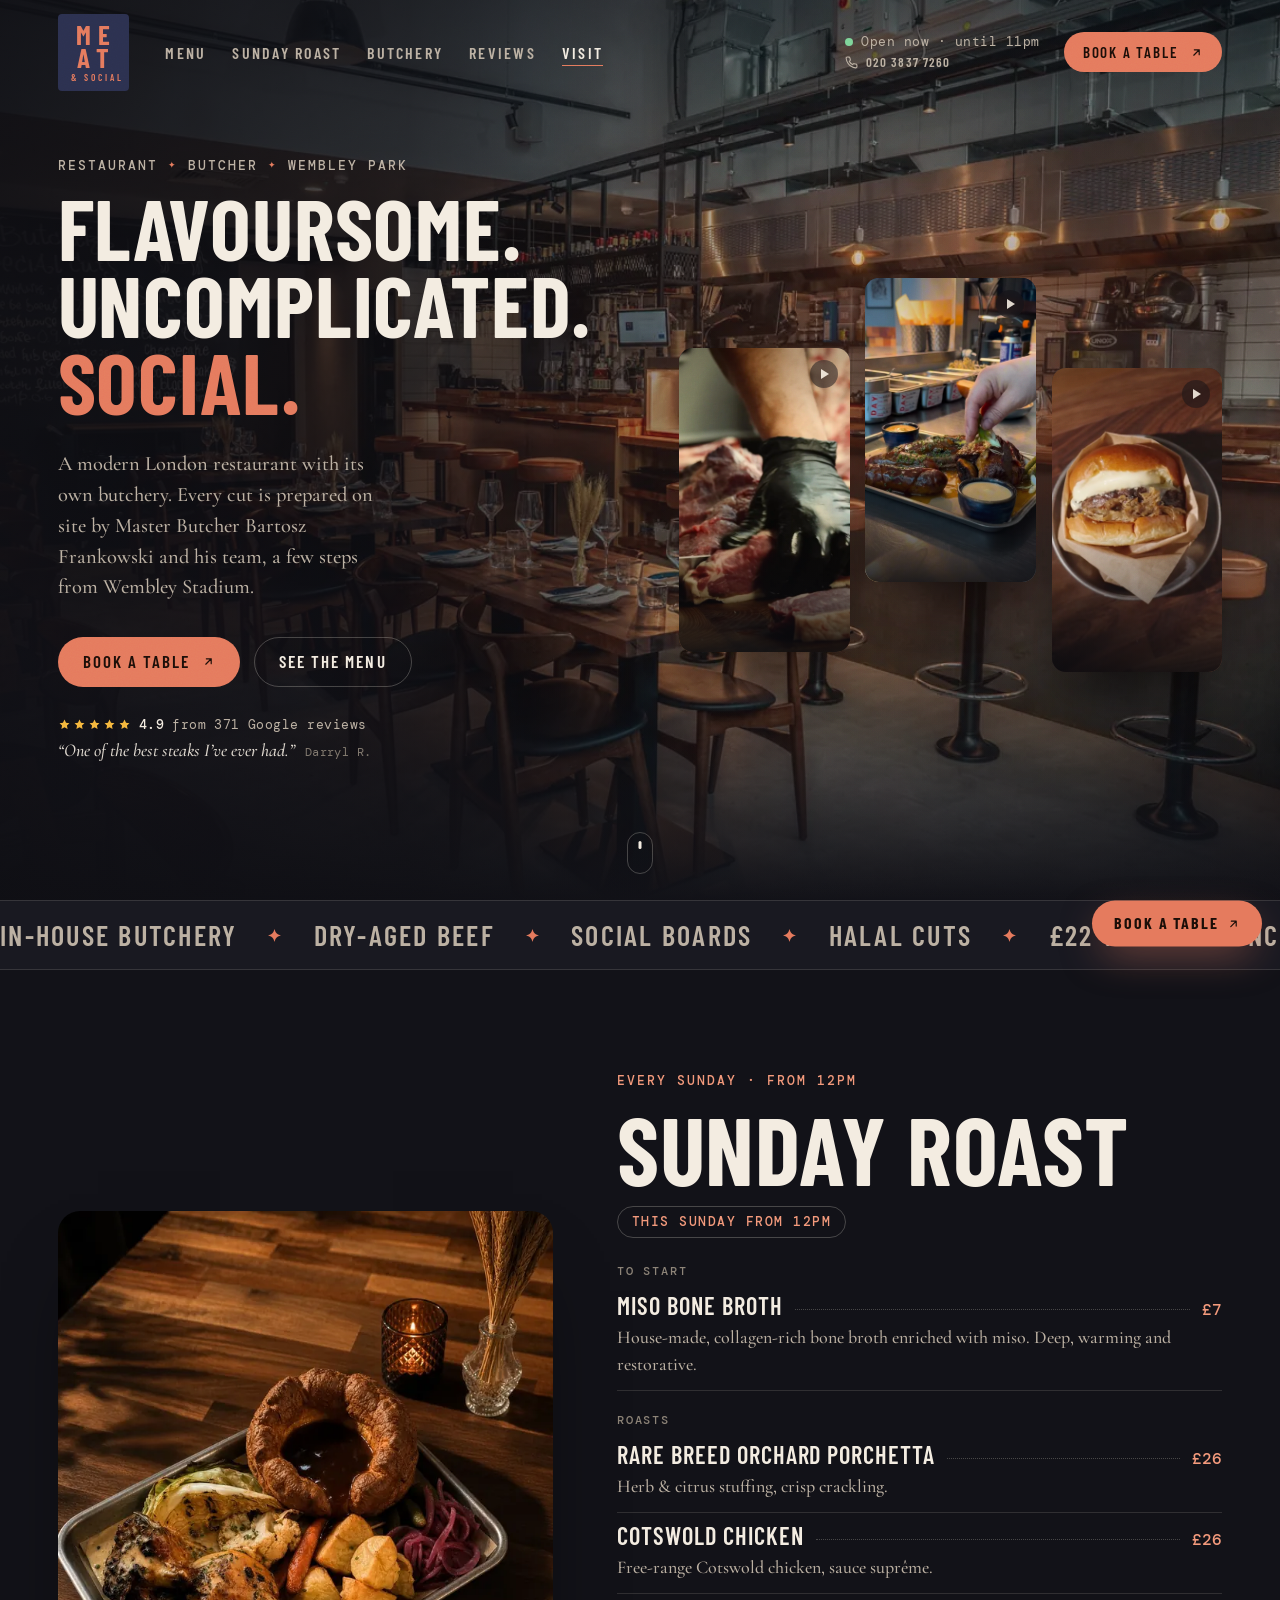
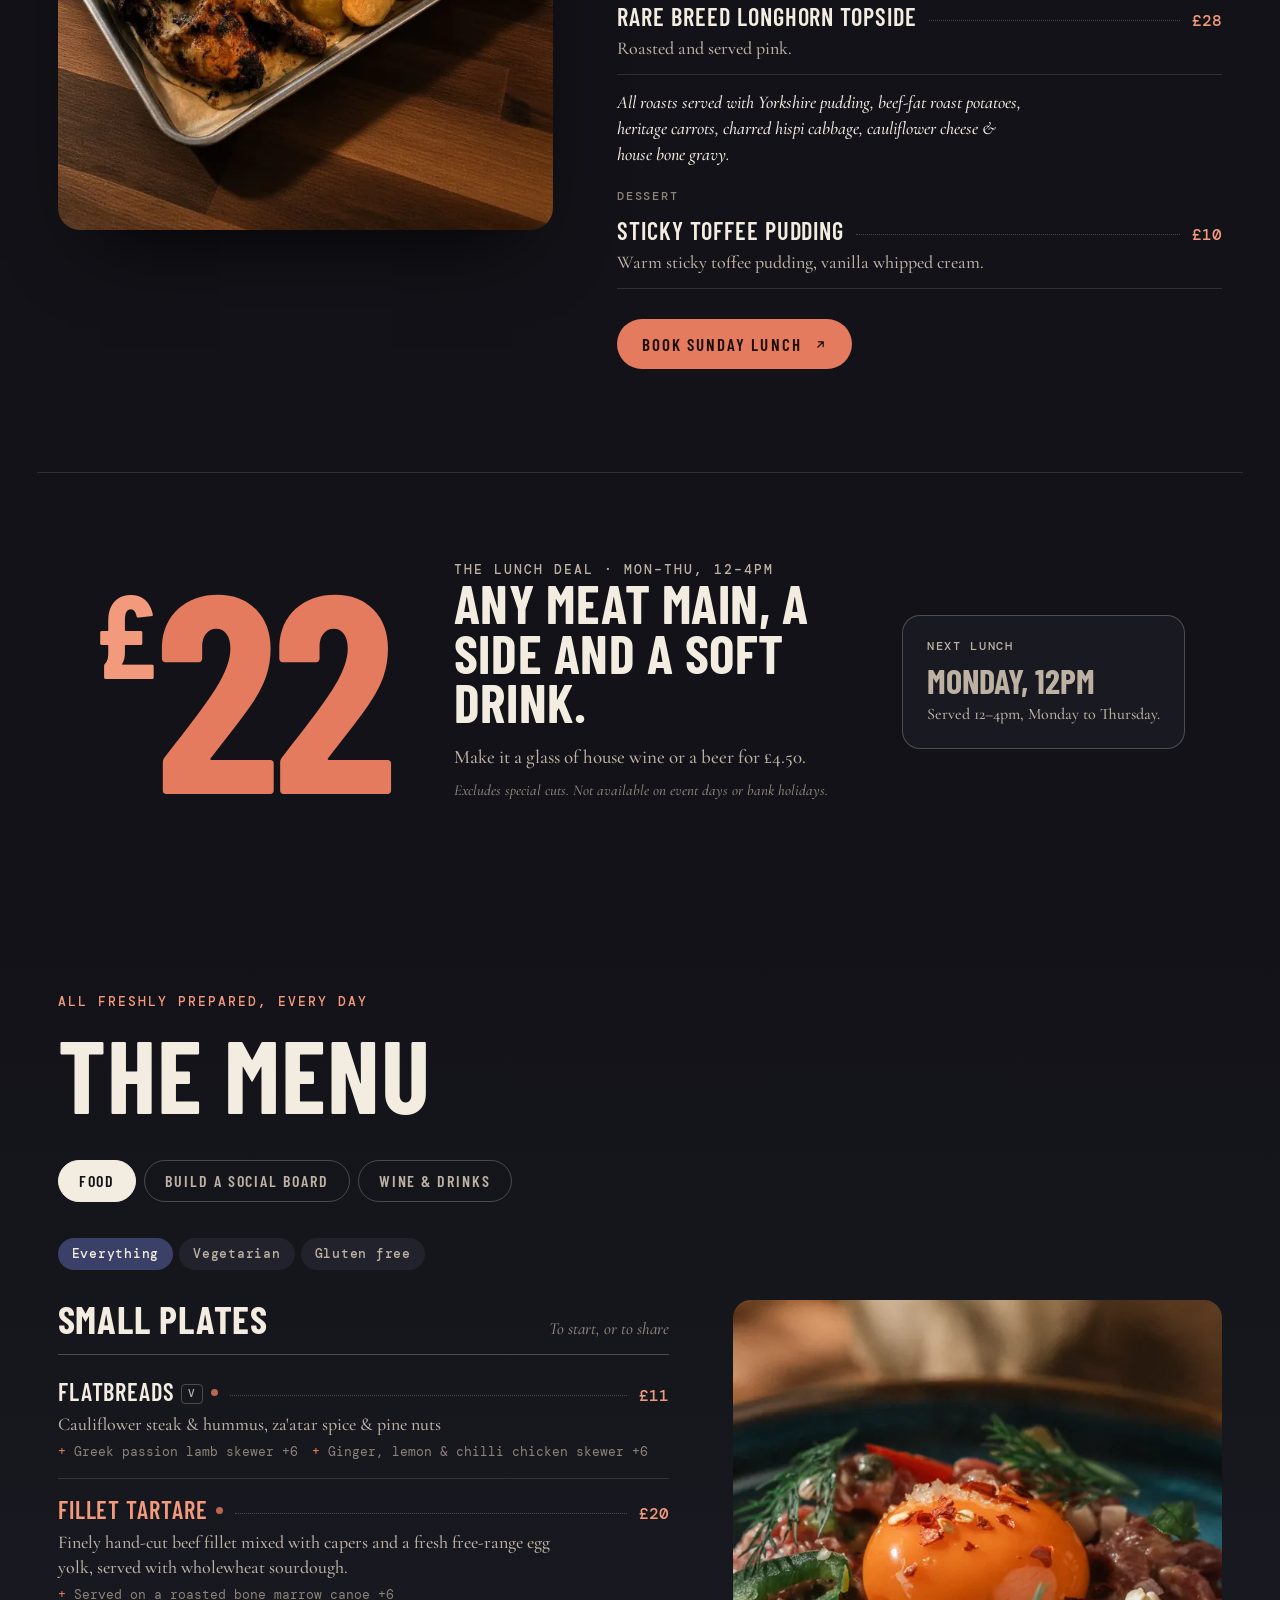
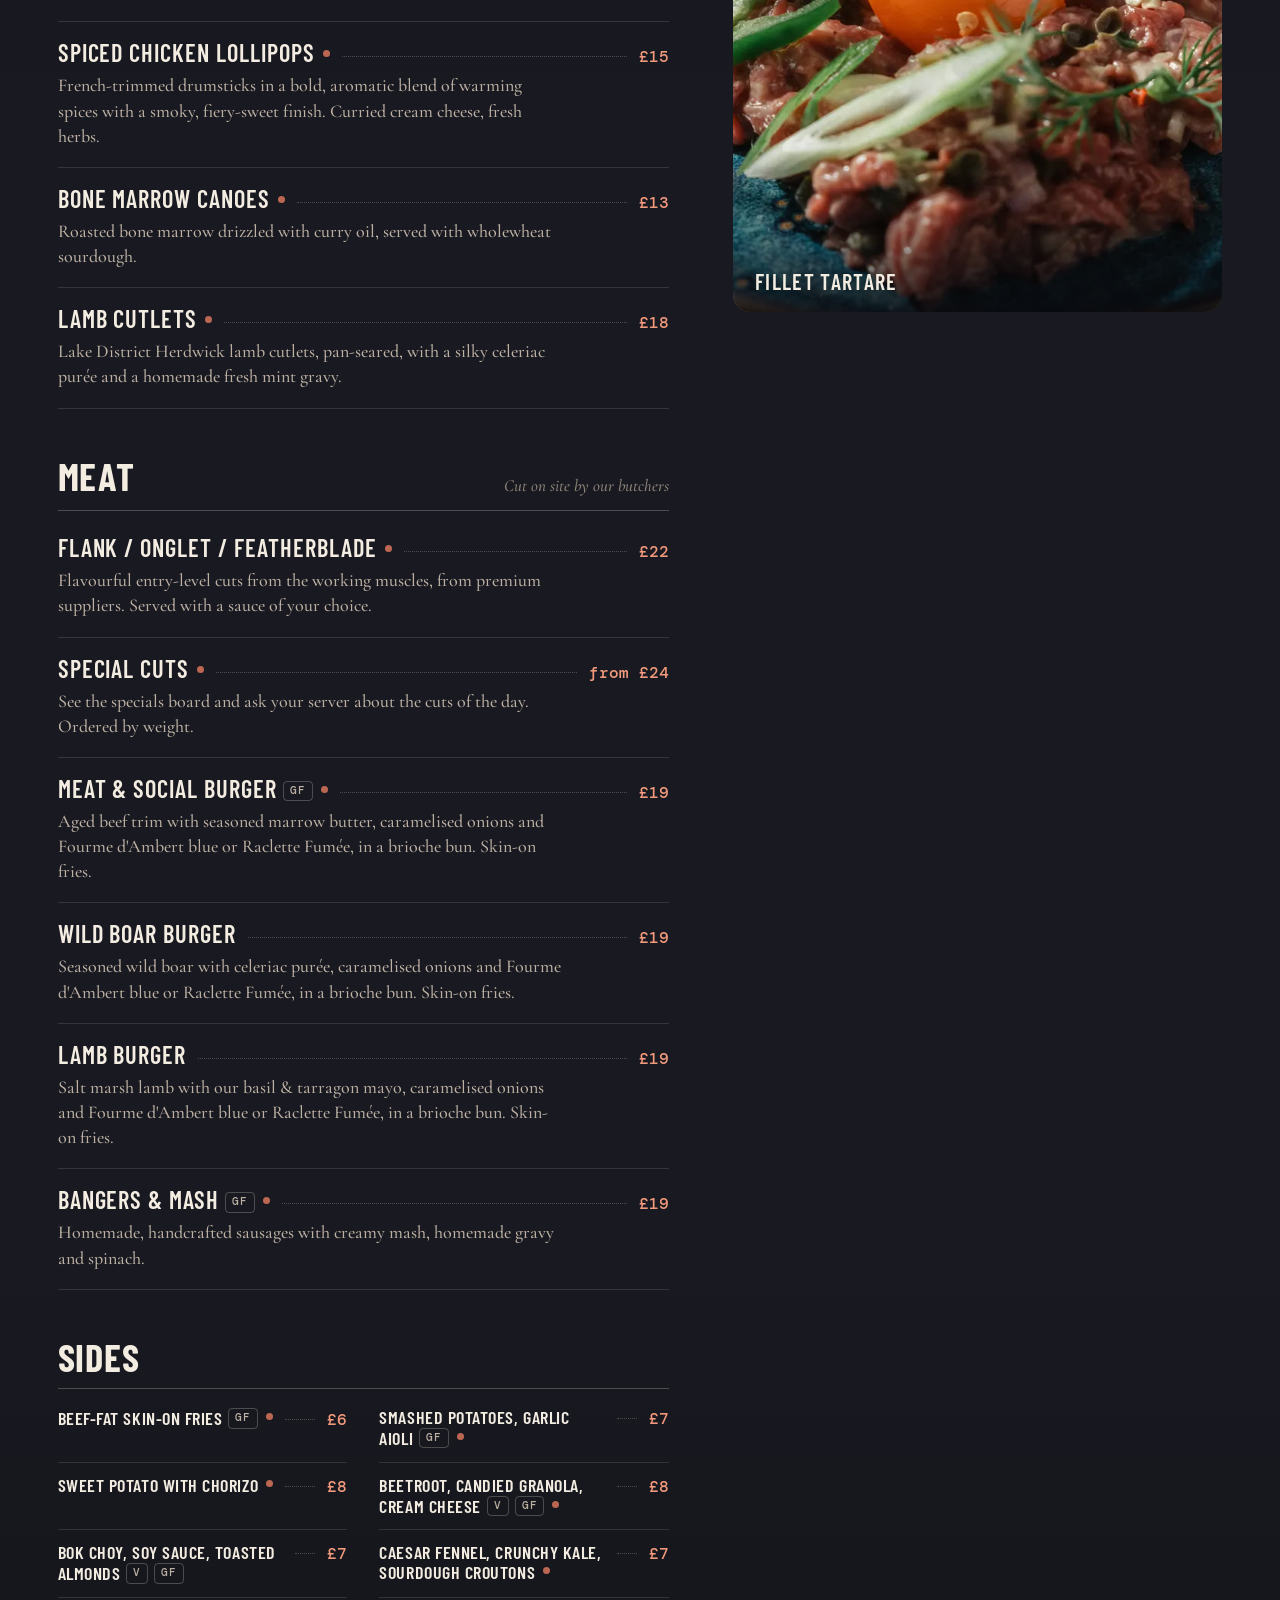
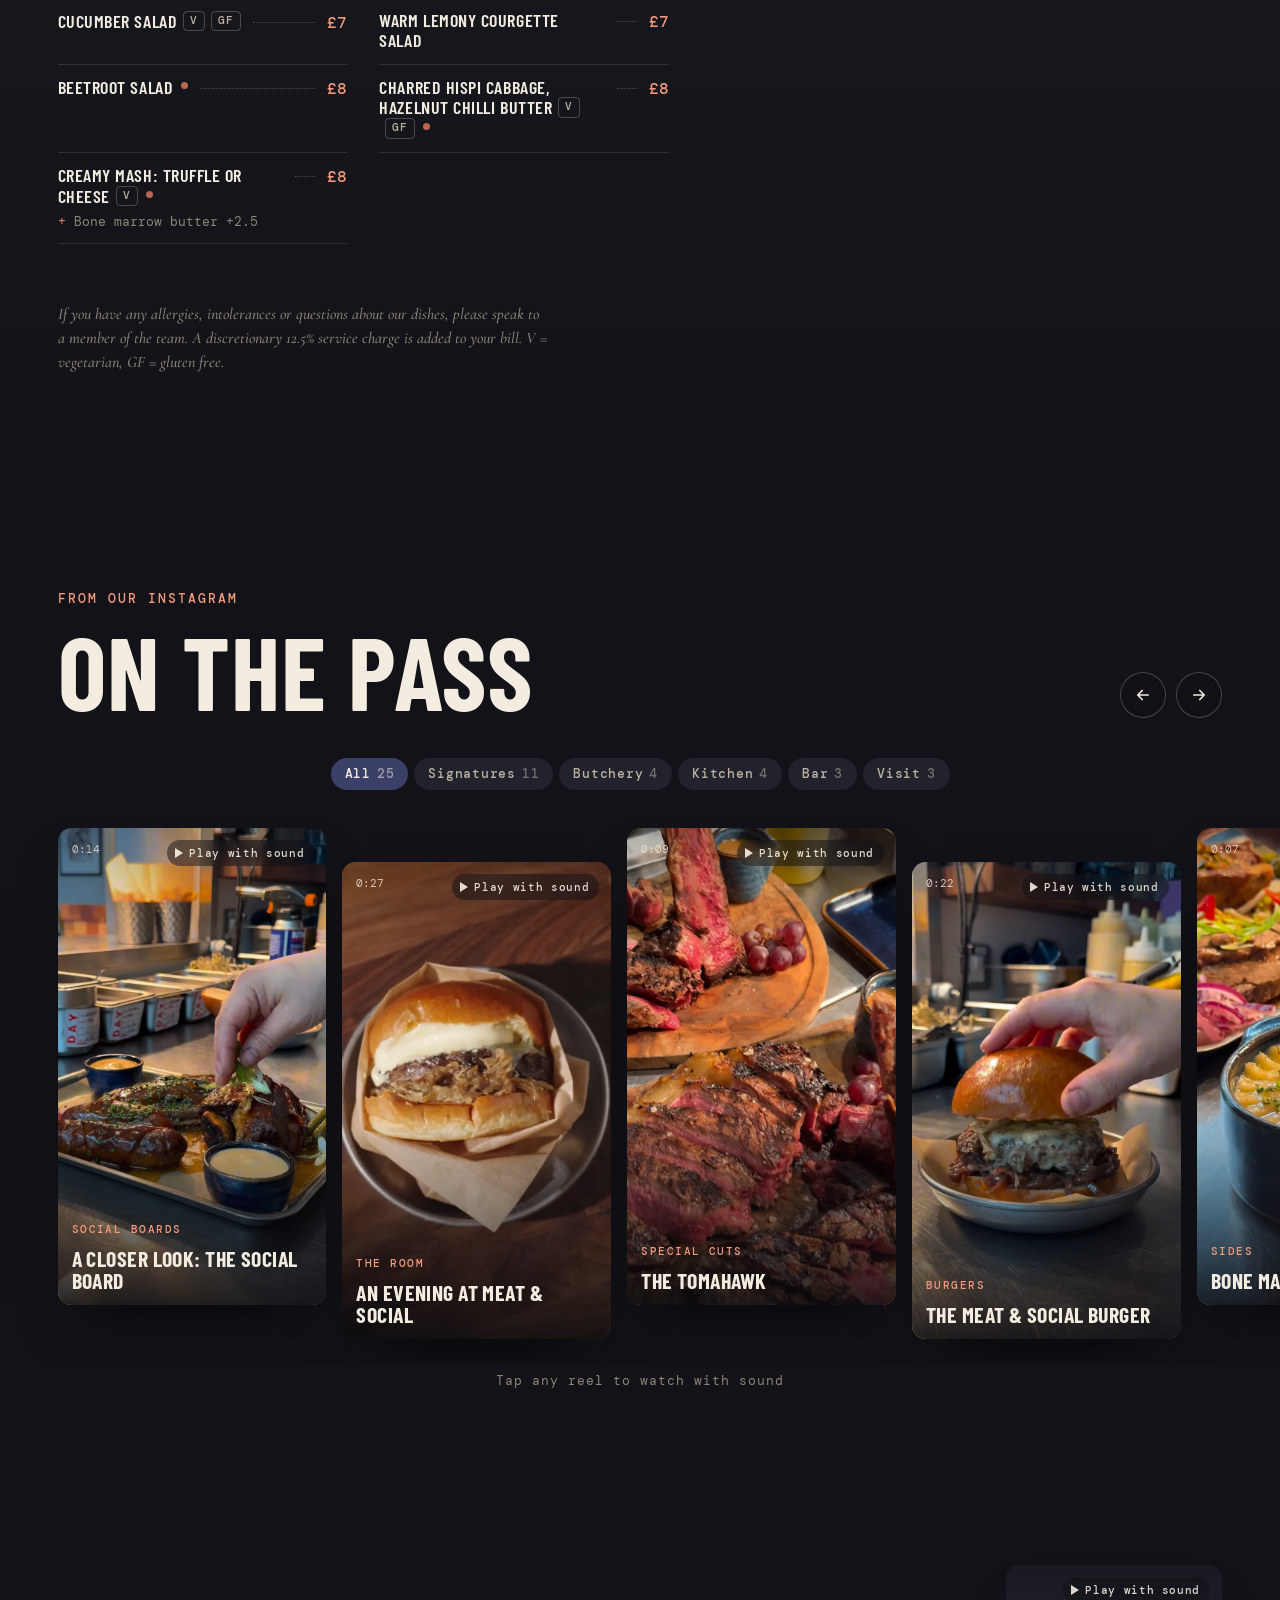
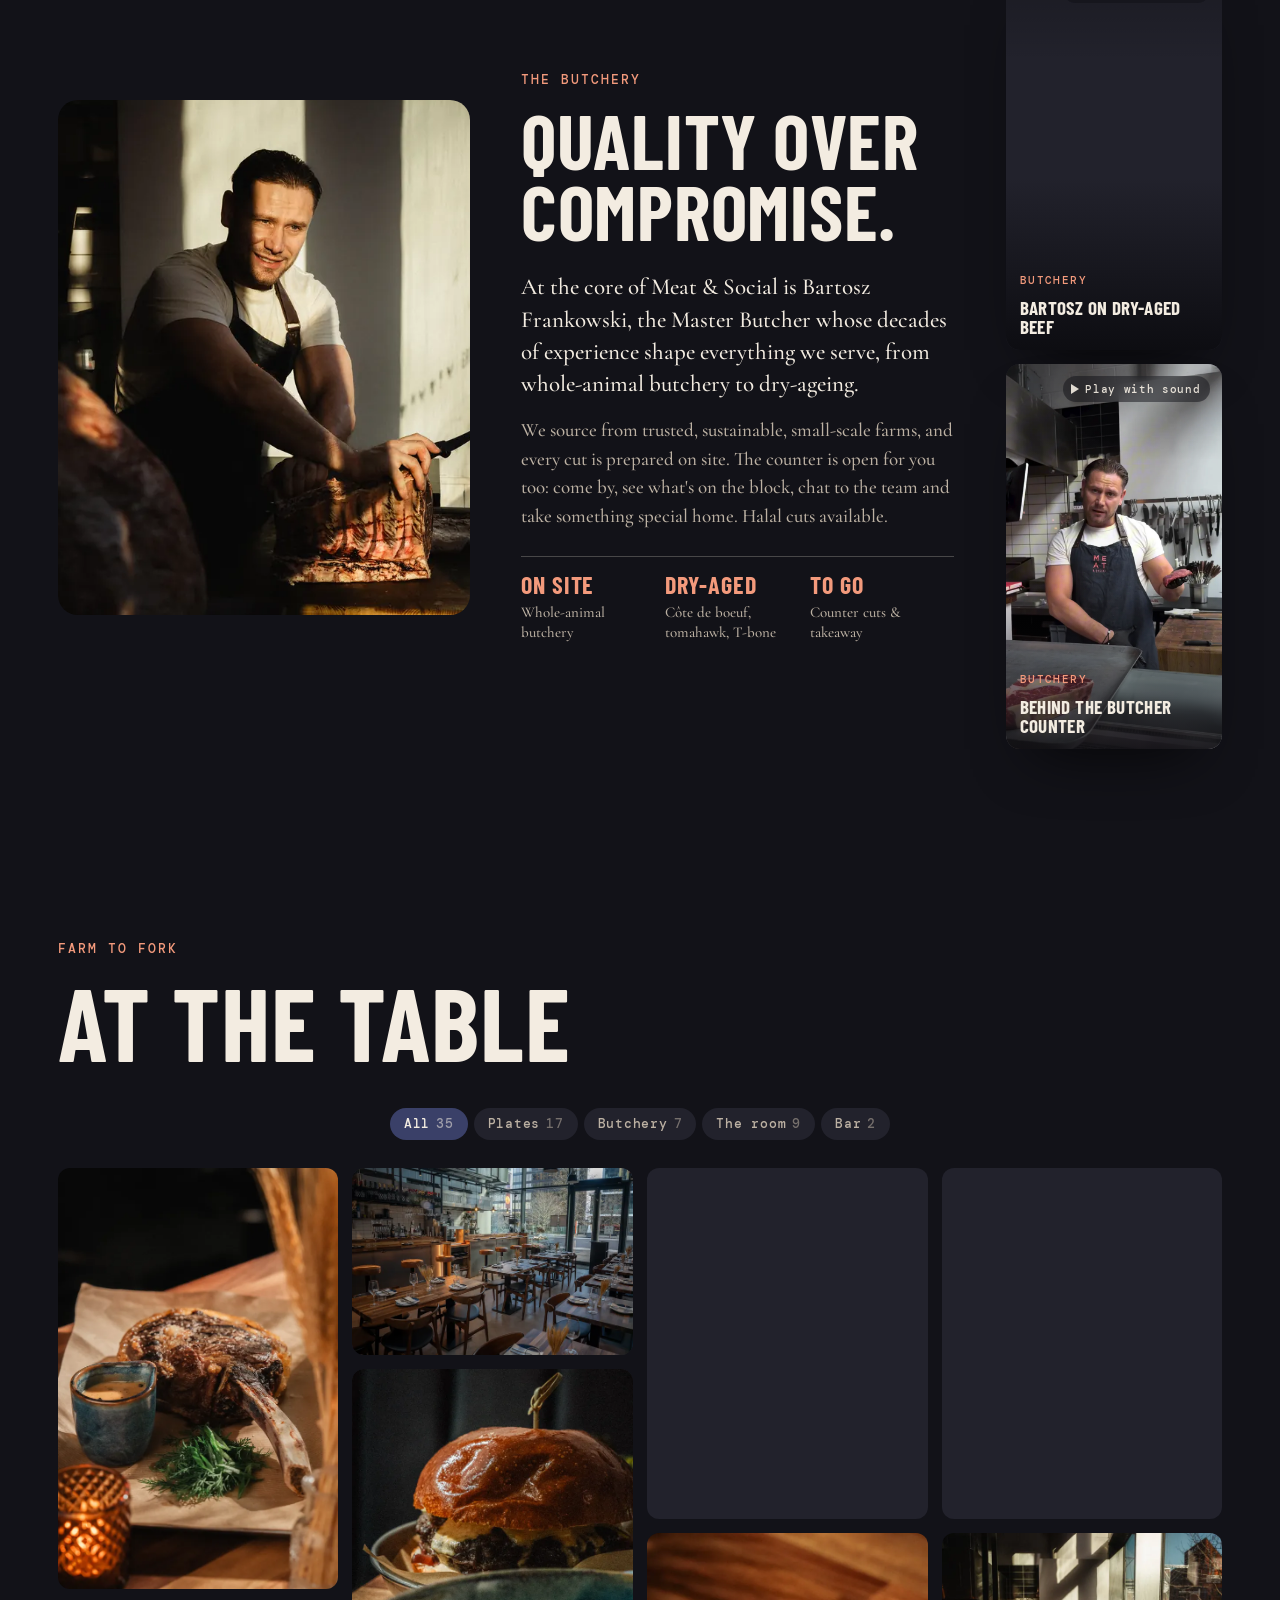
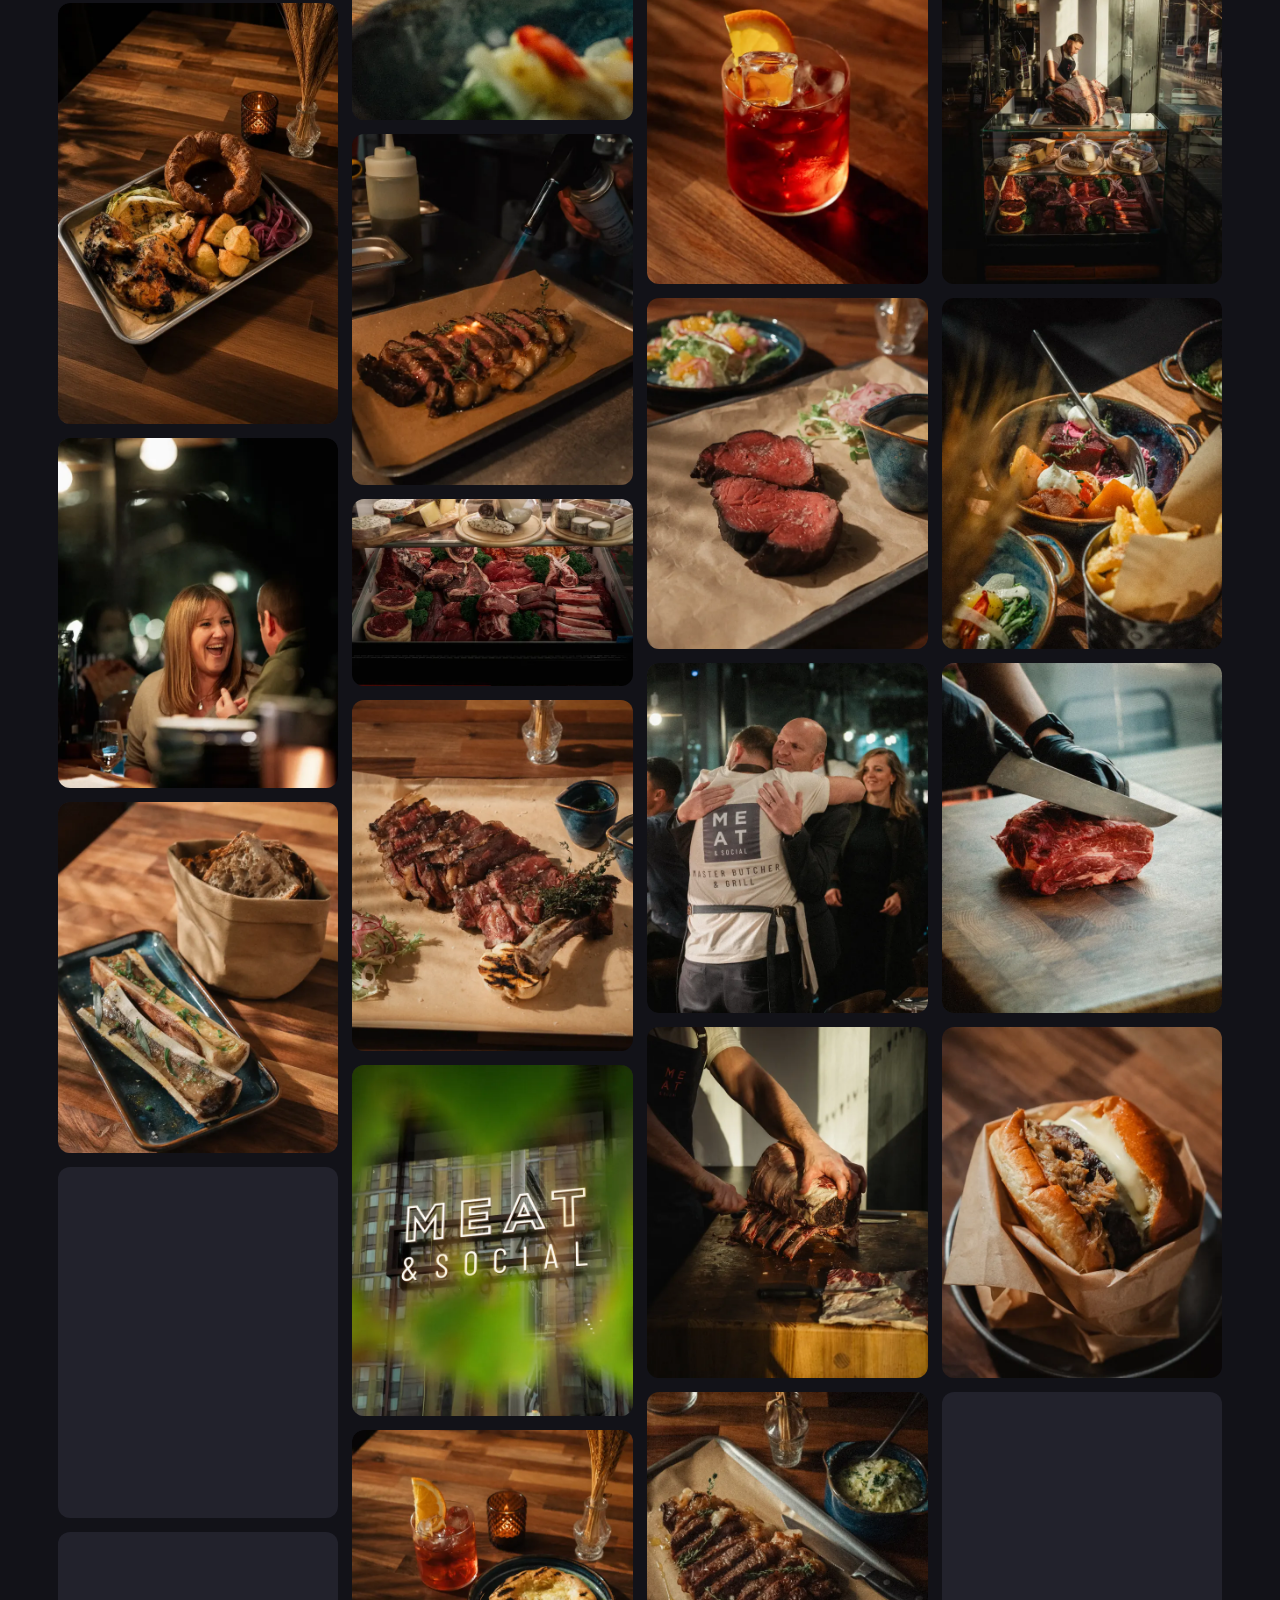
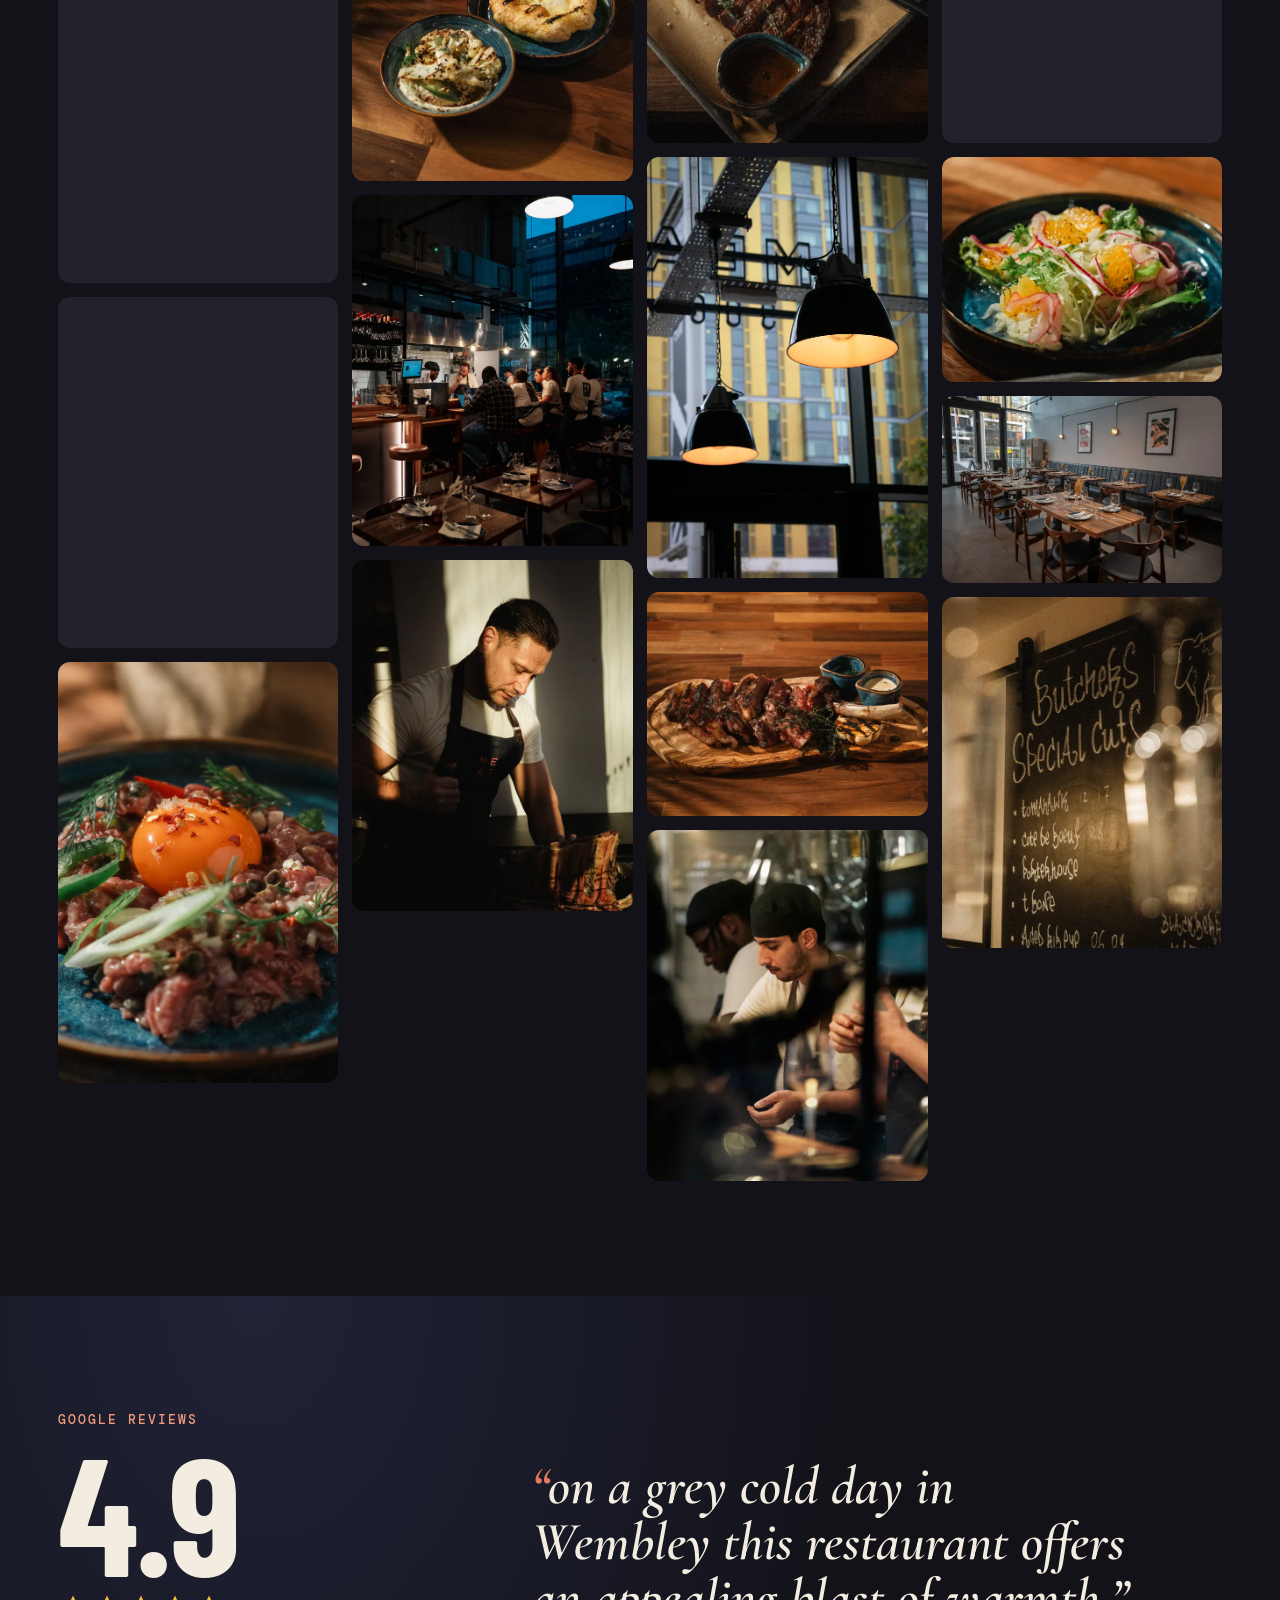
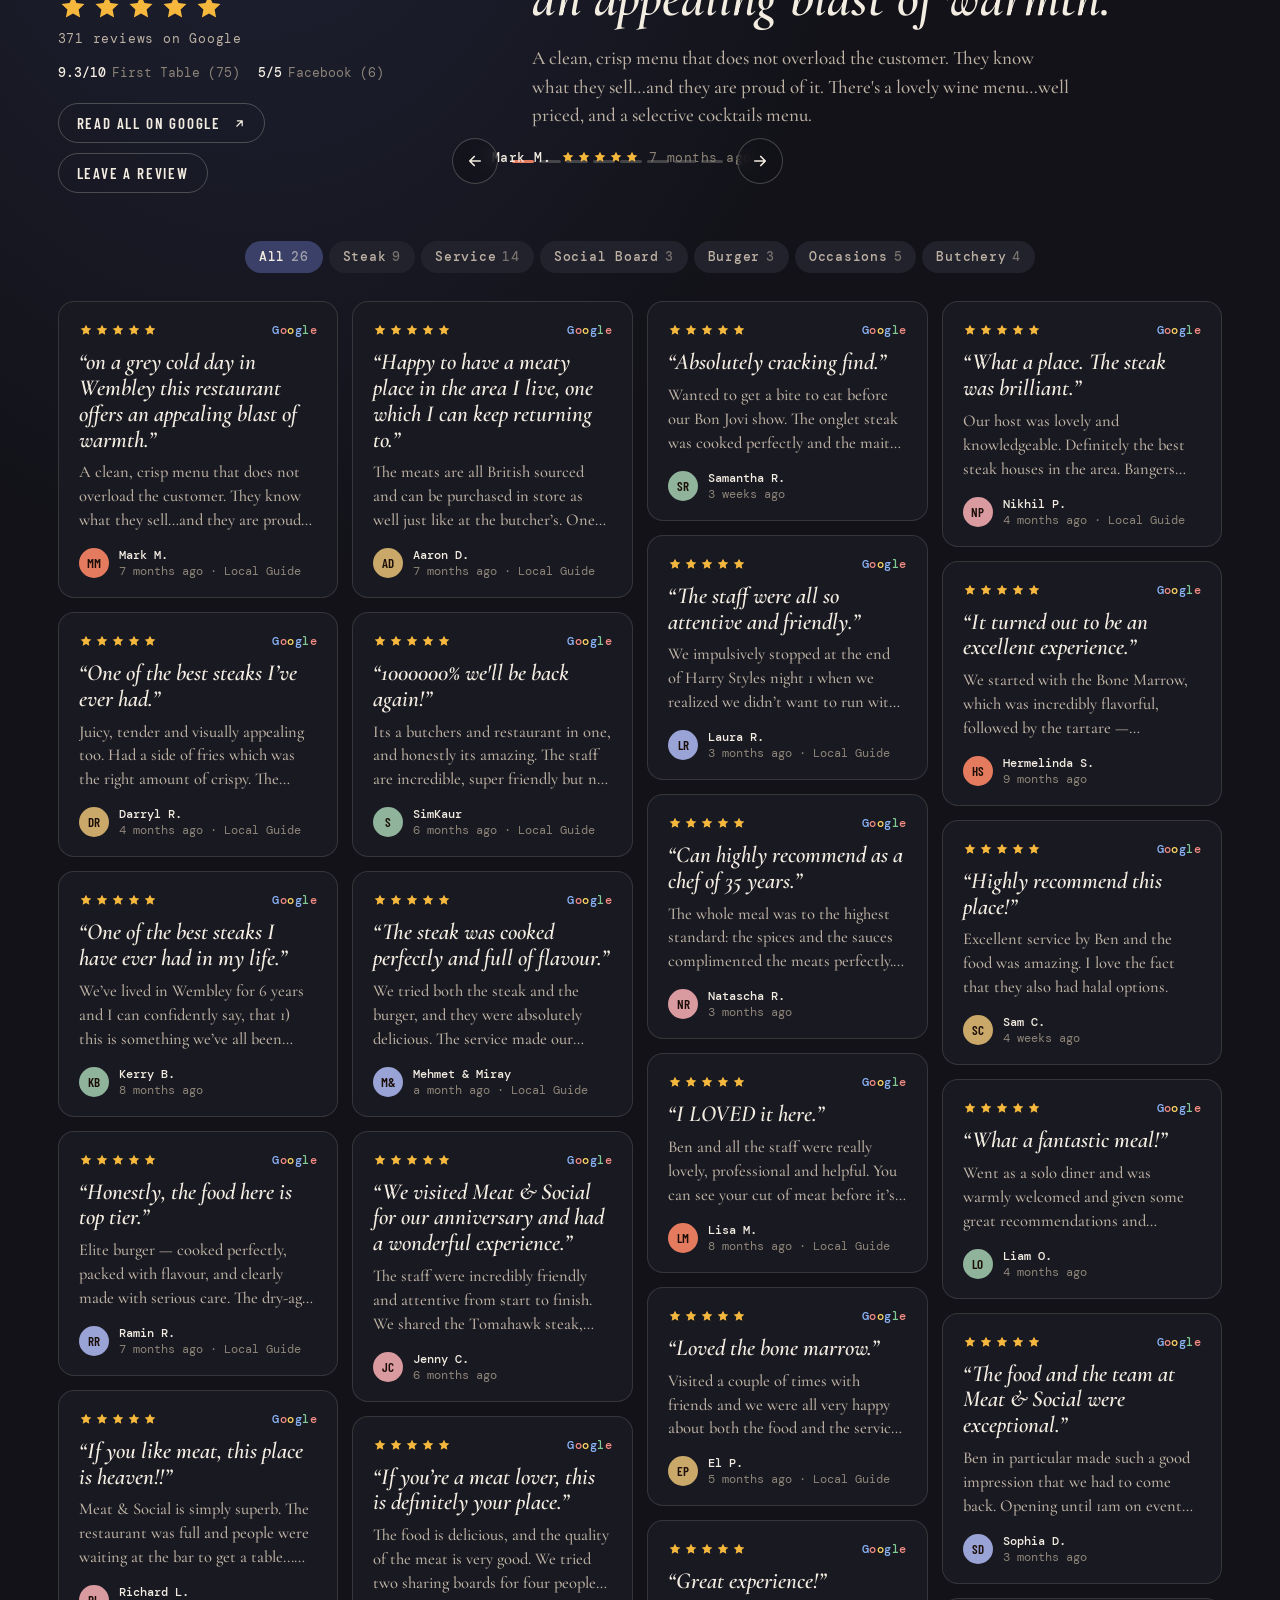
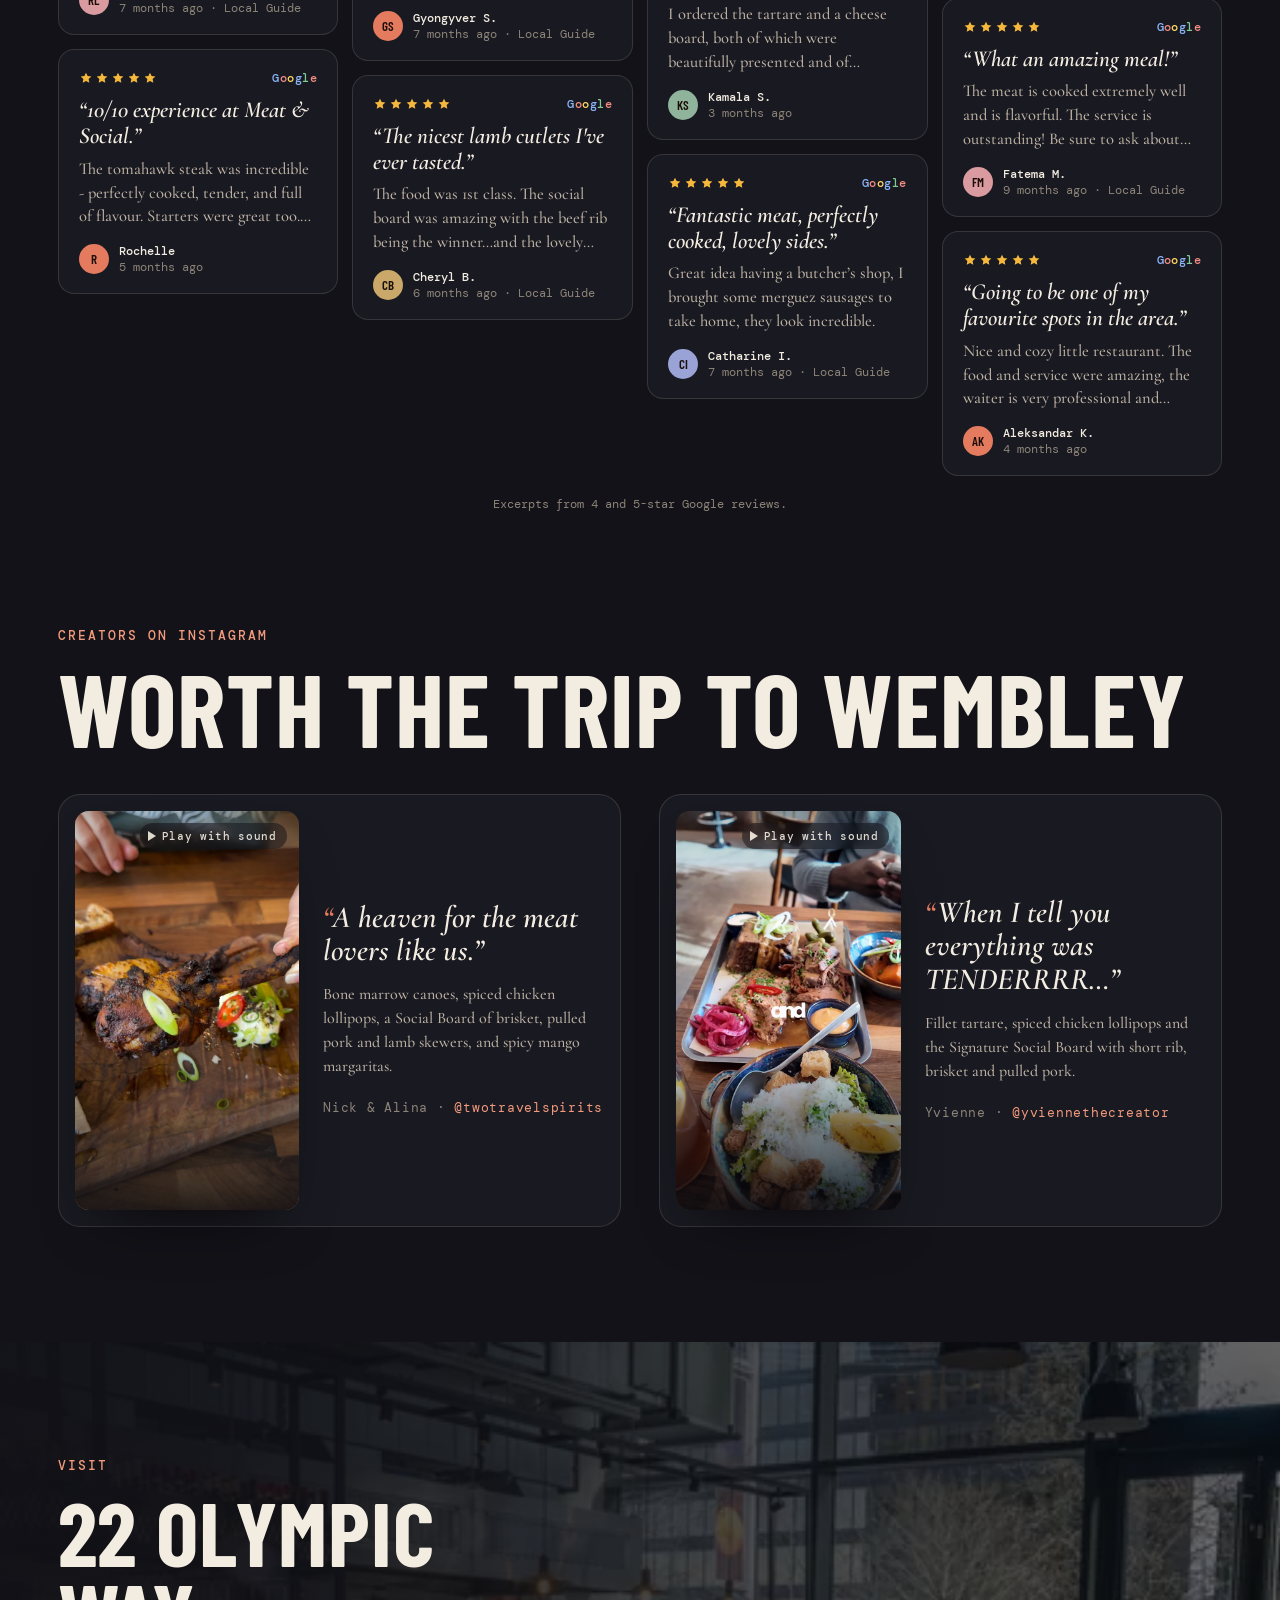
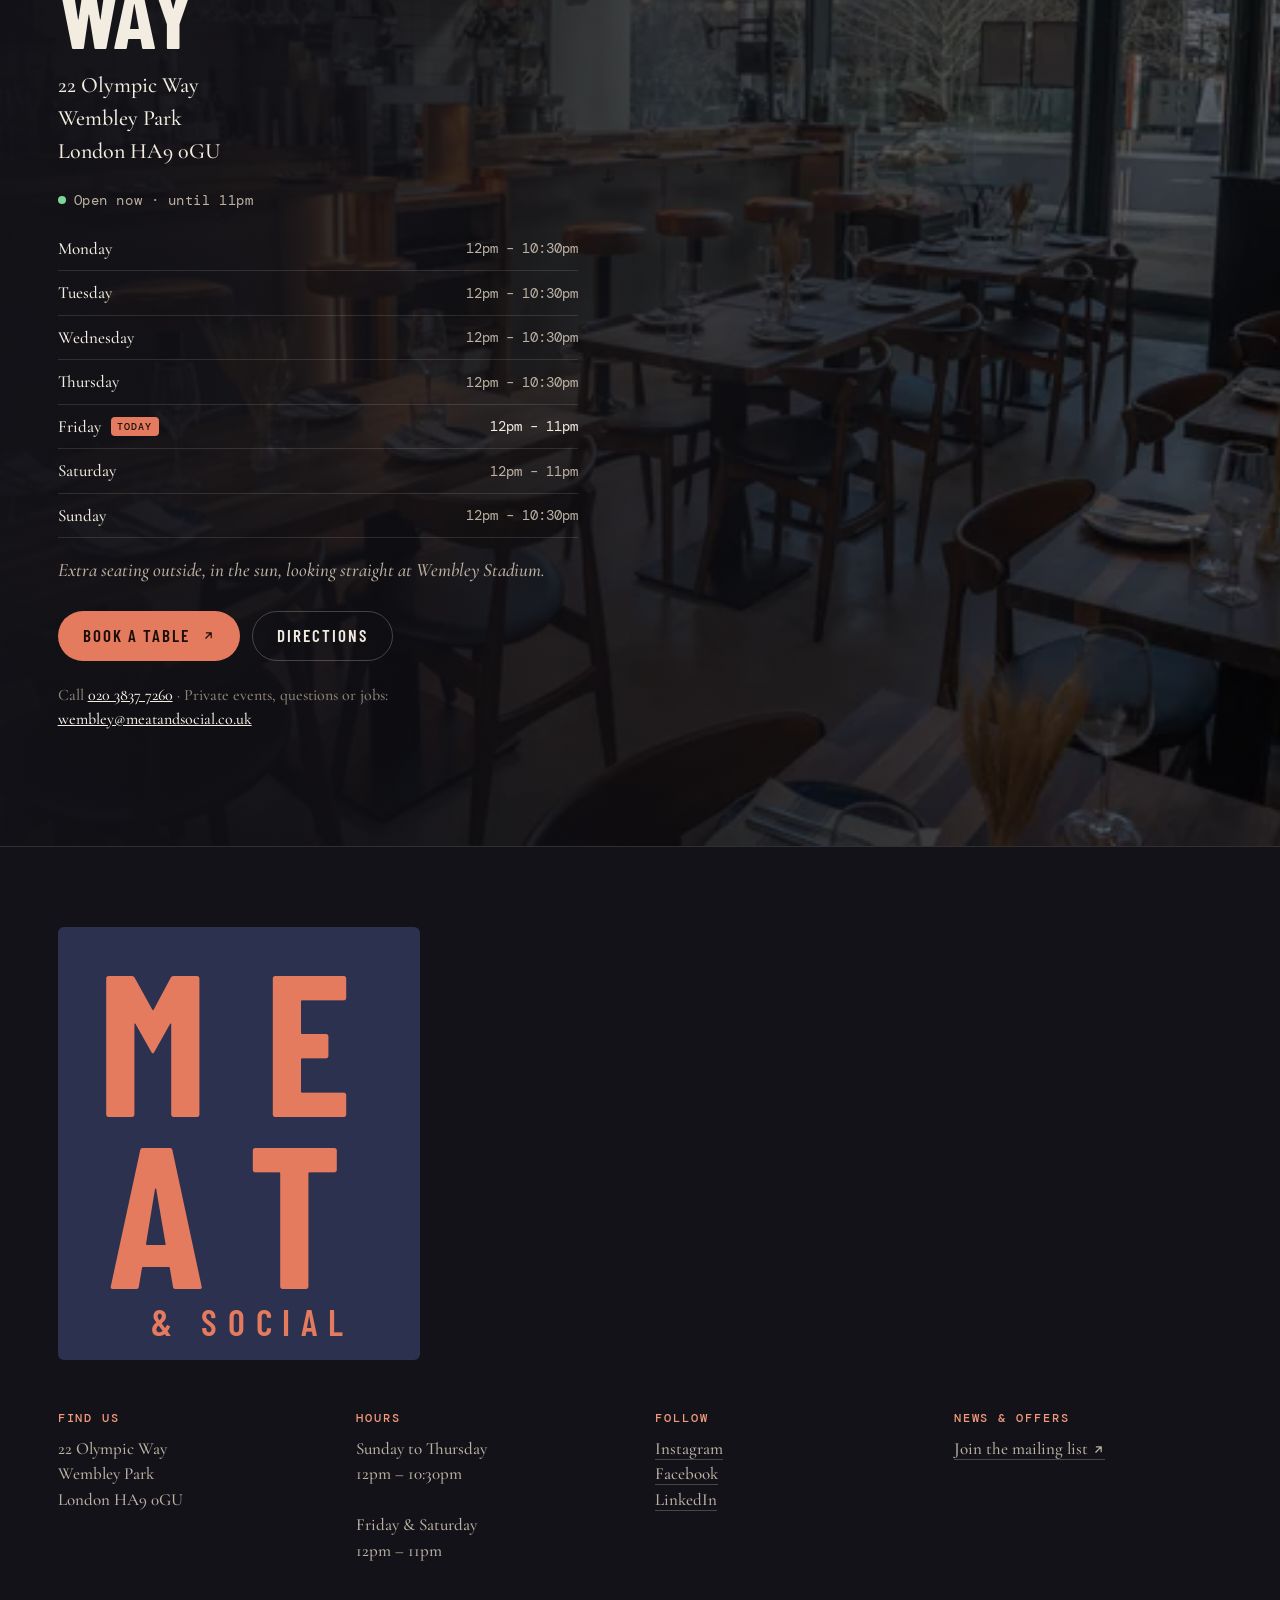
<file: site/index.html>
<!doctype html>
<html lang="en-GB">
<head>
<meta charset="utf-8">
<meta name="viewport" content="width=device-width, initial-scale=1, viewport-fit=cover">
<title>Meat & Social · Restaurant & Butcher, Wembley Park</title>
<meta name="description" content="Meat & Social is a restaurant and in-house butcher on Olympic Way, Wembley Park. Dry-aged steaks, Social Boards for sharing, a £22 weekday lunch and a curated wine list.">
<meta name="theme-color" content="#14141b">
<link rel="canonical" href="https://www.meatandsocial.co.uk/">
<meta property="og:type" content="website">
<meta property="og:title" content="Meat & Social · Wembley Park">
<meta property="og:description" content="Flavoursome. Uncomplicated. Social. Restaurant and in-house butcher on Olympic Way.">
<meta property="og:image" content="media/og.jpg">
<meta name="twitter:card" content="summary_large_image">
<script src="analytics.js"></script>
<link rel="icon" href="favicon.svg" type="image/svg+xml">
<link rel="preconnect" href="https://fonts.googleapis.com">
<link rel="preconnect" href="https://fonts.gstatic.com" crossorigin>
<link href="https://fonts.googleapis.com/css2?family=Barlow+Condensed:wght@500;600;700&family=Cormorant+Garamond:ital,wght@0,500;0,600;1,500;1,600&family=DM+Mono:wght@400;500&display=swap" rel="stylesheet">
<link rel="stylesheet" href="styles.css">
<script type="application/ld+json">
{"@context":"https://schema.org","@type":"Restaurant","name":"Meat & Social","url":"https://www.meatandsocial.co.uk/","servesCuisine":["Steakhouse","British","Grill"],"priceRange":"££","email":"wembley@meatandsocial.co.uk","address":{"@type":"PostalAddress","streetAddress":"22 Olympic Way","addressLocality":"Wembley Park, London","postalCode":"HA9 0GU","addressCountry":"GB"},"openingHoursSpecification":[{"@type":"OpeningHoursSpecification","dayOfWeek":["Sunday","Monday","Tuesday","Wednesday","Thursday"],"opens":"12:00","closes":"22:30"},{"@type":"OpeningHoursSpecification","dayOfWeek":["Friday","Saturday"],"opens":"12:00","closes":"23:00"}],"acceptsReservations":"https://tables.toasttab.com/restaurants/7b301172-54dc-42ad-a1e6-c377e0faee1c/findTime","sameAs":["https://www.instagram.com/meatandsocial/","https://www.facebook.com/p/Meat-Social-61577580806661/"]}
</script>
<script src="data.js" defer></script>
<script src="app.js" defer></script>
</head>
<body>
<noscript><iframe src="https://www.googletagmanager.com/ns.html?id=GTM-W8H2LJHR" height="0" width="0" style="display:none;visibility:hidden" title="Google Tag Manager"></iframe></noscript>
<a class="skip" href="#main">Skip to content</a>

<header class="nav" id="nav">
  <a class="nav__brand" href="#top" aria-label="Meat & Social, back to top">
    <span class="mark" aria-hidden="true"><span>ME</span><span>AT</span><small>&amp; SOCIAL</small></span>
  </a>
  <nav class="nav__links" aria-label="Sections">
    <a href="#menu">Menu</a>
    <a href="#sunday">Sunday roast</a>
    <a href="#butchery">Butchery</a>
    <a href="#reviews">Reviews</a>
    <a href="#visit">Visit</a>
  </nav>
  <div class="nav__meta">
    <span class="status" data-status hidden><i></i><span></span></span>
    <a class="nav__tel" href="#" data-tel><svg class="ic" viewBox="0 0 24 24" width="13" height="13" aria-hidden="true" fill="none" stroke="currentColor" stroke-width="2" stroke-linecap="round" stroke-linejoin="round"><path d="M22 16.9v3a2 2 0 0 1-2.2 2 19.8 19.8 0 0 1-8.6-3.1 19.5 19.5 0 0 1-6-6A19.8 19.8 0 0 1 2.1 4.2 2 2 0 0 1 4.1 2h3a2 2 0 0 1 2 1.7c.1 1 .4 1.9.7 2.8a2 2 0 0 1-.5 2.1L8 9.9a16 16 0 0 0 6 6l1.3-1.3a2 2 0 0 1 2.1-.4c.9.3 1.8.6 2.8.7a2 2 0 0 1 1.7 2z"/></svg><span data-tel-num></span></a>
  </div>
  <a class="btn btn--book btn--sm" data-book href="#" target="_blank" rel="noopener">Book a table <svg class="ic" viewBox="0 0 24 24" width="13" height="13" aria-hidden="true" fill="none" stroke="currentColor" stroke-width="2.2" stroke-linecap="round" stroke-linejoin="round"><path d="M7 17 17 7M8 7h9v9"/></svg></a>
</header>

<main id="main">

<!-- HERO -->
<section class="hero" id="top" aria-label="Meat & Social">
  <div class="hero__bg" aria-hidden="true" data-hero-img></div>
  <div class="hero__copy">
    <p class="eyebrow"><span>Restaurant</span><span>Butcher</span><span>Wembley Park</span></p>
    <h1 class="hero__title">
      <span class="line"><span>Flavour&shy;some.</span></span>
      <span class="line"><span>Uncomplicated.</span></span>
      <span class="line accent"><span>Social.</span></span>
    </h1>
    <p class="hero__lede">A modern London restaurant with its own butchery. Every cut is prepared on site by Master Butcher Bartosz Frankowski and his team, a few steps from Wembley Stadium.</p>
    <div class="hero__ctas">
      <a class="btn btn--book" data-book href="#" target="_blank" rel="noopener">Book a table <svg class="ic" viewBox="0 0 24 24" width="13" height="13" aria-hidden="true" fill="none" stroke="currentColor" stroke-width="2.2" stroke-linecap="round" stroke-linejoin="round"><path d="M7 17 17 7M8 7h9v9"/></svg></a>
      <a class="btn btn--ghost" href="#menu">See the menu</a>
    </div>
    <a class="proof" href="#reviews" data-proof>
      <span class="proof__score"><span class="stars stars--sm" data-stars="4.9" aria-hidden="true"></span><b data-hrating>4.9</b> from <span data-hcount>371</span> Google reviews</span>
      <span class="proof__q" data-hquote aria-live="polite"></span>
    </a>
  </div>
  <div class="hero__reels" data-hero-reels></div>
  <a class="hero__scroll" href="#lunch" aria-label="Scroll to lunch and Sunday roast"><span></span></a>
</section>

<!-- TICKER -->
<div class="ticker" aria-hidden="true"><div class="ticker__track" data-ticker>
  <span>In-house butchery</span><span>Dry-aged beef</span><span>Social Boards</span><span>Halal cuts</span><span>£22 weekday lunch</span><span>Curated wine list</span><span>Now doing takeaway</span><span>Outside seating facing Wembley Stadium</span>
</div></div>

<!-- LUNCH & SUNDAY (order follows the day: Sunday leads Fri–Sun, lunch leads Mon–Thu) -->
<section class="deals" id="lunch" aria-label="Weekday lunch and Sunday roast" data-deals>
  <article class="sunday" id="sunday" aria-labelledby="sunday-h">
    <div class="sunday__img" data-img="roast"></div>
    <div class="sunday__body">
      <p class="kicker">Every Sunday · from 12pm</p>
      <h2 id="sunday-h" class="display">Sunday roast</h2>
      <p class="sunday__live" data-sunday-live aria-live="polite"></p>
      <div class="sunday__menu" data-sunday></div>
      <a class="btn btn--book" data-book href="#" target="_blank" rel="noopener">Book Sunday lunch <svg class="ic" viewBox="0 0 24 24" width="13" height="13" aria-hidden="true" fill="none" stroke="currentColor" stroke-width="2.2" stroke-linecap="round" stroke-linejoin="round"><path d="M7 17 17 7M8 7h9v9"/></svg></a>
    </div>
  </article>
  <article class="lunch" aria-labelledby="lunch-h">
    <div class="lunch__price" aria-hidden="true"><span class="cur">£</span><span>22</span></div>
    <div class="lunch__copy">
      <p class="kicker">The lunch deal · Mon–Thu, 12–4pm</p>
      <h2 id="lunch-h">Any meat main, a side and a soft drink.</h2>
      <p>Make it a glass of house wine or a beer for £4.50. <span class="small">Excludes special cuts. Not available on event days or bank holidays.</span></p>
    </div>
    <div class="lunch__live" data-lunch-live aria-live="polite"></div>
  </article>
</section>

<!-- MENU -->
<section class="menu" id="menu" aria-labelledby="menu-h">
  <header class="sec-head">
    <p class="kicker">All freshly prepared, every day</p>
    <h2 id="menu-h" class="display">The menu</h2>
  </header>
  <div class="tabs" role="tablist" aria-label="Menus" data-tabs>
    <button role="tab" id="tab-food" aria-controls="panel-food" aria-selected="true">Food</button>
    <button role="tab" id="tab-board" aria-controls="panel-board" aria-selected="false" tabindex="-1">Build a Social Board</button>
    <button role="tab" id="tab-drinks" aria-controls="panel-drinks" aria-selected="false" tabindex="-1">Wine &amp; drinks</button>
  </div>

  <div class="panel" role="tabpanel" id="panel-food" aria-labelledby="tab-food" tabindex="0">
    <div class="filters" role="group" aria-label="Dietary filter" data-diet>
      <button aria-pressed="true" data-diet-v="all">Everything</button>
      <button aria-pressed="false" data-diet-v="V">Vegetarian</button>
      <button aria-pressed="false" data-diet-v="GF">Gluten free</button>
    </div>
    <div class="food">
      <div class="food__list" data-food></div>
      <figure class="food__photo" data-food-photo aria-hidden="true">
        <div class="food__frames"></div>
        <figcaption><span data-food-cap>Hover a dish</span></figcaption>
      </figure>
    </div>
    <p class="foot" data-foot></p>
  </div>

  <div class="panel" role="tabpanel" id="panel-board" aria-labelledby="tab-board" tabindex="0" hidden>
    <div class="board" data-board></div>
  </div>

  <div class="panel" role="tabpanel" id="panel-drinks" aria-labelledby="tab-drinks" tabindex="0" hidden>
    <div class="drinks" data-drinks></div>
  </div>
</section>

<!-- REELS -->
<section class="reels" id="reels" aria-labelledby="reels-h">
  <header class="sec-head sec-head--row">
    <div>
      <p class="kicker">From our Instagram</p>
      <h2 id="reels-h" class="display">On the pass</h2>
    </div>
    <div class="reels__nav">
      <button class="round" data-strip-prev aria-label="Scroll reels left"><svg class="ic" viewBox="0 0 24 24" width="18" height="18" aria-hidden="true" fill="none" stroke="currentColor" stroke-width="2.2" stroke-linecap="round" stroke-linejoin="round"><path d="M19 12H5M11 6l-6 6 6 6"/></svg></button>
      <button class="round" data-strip-next aria-label="Scroll reels right"><svg class="ic" viewBox="0 0 24 24" width="18" height="18" aria-hidden="true" fill="none" stroke="currentColor" stroke-width="2.2" stroke-linecap="round" stroke-linejoin="round"><path d="M5 12h14M13 6l6 6-6 6"/></svg></button>
    </div>
  </header>
  <div class="filters filters--center" role="group" aria-label="Filter reels" data-reel-cats></div>
  <div class="strip" data-strip role="list"></div>
  <p class="reels__hint">Tap any reel to watch with sound</p>
</section>

<!-- BUTCHERY -->
<section class="butchery" id="butchery" aria-labelledby="butch-h">
  <div class="butchery__img" data-img="bartosz"></div>
  <div class="butchery__copy">
    <p class="kicker">The butchery</p>
    <h2 id="butch-h" class="display">Quality over<br>compromise.</h2>
    <p class="lead">At the core of Meat &amp; Social is Bartosz Frankowski, the Master Butcher whose decades of experience shape everything we serve, from whole-animal butchery to dry-ageing.</p>
    <p>We source from trusted, sustainable, small-scale farms, and every cut is prepared on site. The counter is open for you too: come by, see what's on the block, chat to the team and take something special home. Halal cuts available.</p>
    <ul class="facts">
      <li><strong>On site</strong><span>Whole-animal butchery</span></li>
      <li><strong>Dry-aged</strong><span>Côte de boeuf, tomahawk, T-bone</span></li>
      <li><strong>To go</strong><span>Counter cuts &amp; takeaway</span></li>
    </ul>
  </div>
  <div class="butchery__reels" data-butch-reels></div>
</section>

<!-- GALLERY -->
<section class="table" id="table" aria-labelledby="table-h">
  <header class="sec-head">
    <p class="kicker">Farm to fork</p>
    <h2 id="table-h" class="display">At the table</h2>
  </header>
  <div class="filters filters--center" role="group" aria-label="Filter photos" data-gal-cats></div>
  <div class="masonry" data-gallery></div>
</section>

<!-- REVIEWS -->
<section class="reviews" id="reviews" aria-labelledby="reviews-h">
  <div class="reviews__head">
    <div class="score" data-score>
      <p class="kicker">Google reviews</p>
      <p class="score__num"><span data-rating>4.9</span></p>
      <p class="score__stars" aria-hidden="true"><span class="stars stars--lg" data-stars="4.9"></span></p>
      <p class="score__count"><span data-rcount>371</span> reviews on Google</p>
      <ul class="score__else" data-elsewhere></ul>
      <div class="score__ctas">
        <a class="btn btn--ghost btn--sm" data-g-all href="#" target="_blank" rel="noopener">Read all on Google <svg class="ic" viewBox="0 0 24 24" width="13" height="13" aria-hidden="true" fill="none" stroke="currentColor" stroke-width="2.2" stroke-linecap="round" stroke-linejoin="round"><path d="M7 17 17 7M8 7h9v9"/></svg></a>
        <a class="btn btn--ghost btn--sm" data-g-write href="#" target="_blank" rel="noopener">Leave a review</a>
      </div>
    </div>
    <div class="feature" data-feature aria-live="polite">
      <h2 id="reviews-h" class="sr">What guests say</h2>
      <div class="feature__stage" data-feature-stage></div>
      <div class="feature__nav">
        <button class="round" data-fprev aria-label="Previous review"><svg class="ic" viewBox="0 0 24 24" width="18" height="18" aria-hidden="true" fill="none" stroke="currentColor" stroke-width="2.2" stroke-linecap="round" stroke-linejoin="round"><path d="M19 12H5M11 6l-6 6 6 6"/></svg></button>
        <div class="feature__dots" data-fdots></div>
        <button class="round" data-fnext aria-label="Next review"><svg class="ic" viewBox="0 0 24 24" width="18" height="18" aria-hidden="true" fill="none" stroke="currentColor" stroke-width="2.2" stroke-linecap="round" stroke-linejoin="round"><path d="M5 12h14M13 6l6 6-6 6"/></svg></button>
      </div>
    </div>
  </div>
  <div class="filters filters--center" role="group" aria-label="Filter reviews by topic" data-topics></div>
  <div class="wall" data-wall></div>
  <p class="reviews__note" data-rnote>Excerpts from 4 and 5-star Google reviews.</p>
</section>

<!-- GUESTS -->
<section class="guests" aria-labelledby="guests-h">
  <header class="sec-head">
    <p class="kicker">Creators on Instagram</p>
    <h2 id="guests-h" class="display">Worth the trip to Wembley</h2>
  </header>
  <div class="guests__grid" data-press></div>
</section>

<!-- VISIT -->
<section class="visit" id="visit" aria-labelledby="visit-h">
  <div class="visit__img" data-img="room"></div>
  <div class="visit__card">
    <p class="kicker">Visit</p>
    <h2 id="visit-h" class="display">22 Olympic Way</h2>
    <p class="addr" data-addr></p>
    <p class="status status--lg" data-status hidden><i></i><span></span></p>
    <table class="hours" data-hours><caption class="sr">Opening hours</caption></table>
    <p class="visit__note">Extra seating outside, in the sun, looking straight at Wembley Stadium.</p>
    <div class="visit__ctas">
      <a class="btn btn--book" data-book href="#" target="_blank" rel="noopener">Book a table <svg class="ic" viewBox="0 0 24 24" width="13" height="13" aria-hidden="true" fill="none" stroke="currentColor" stroke-width="2.2" stroke-linecap="round" stroke-linejoin="round"><path d="M7 17 17 7M8 7h9v9"/></svg></a>
      <a class="btn btn--ghost" data-maps href="#" target="_blank" rel="noopener">Directions</a>
    </div>
    <p class="visit__mail">Call <a data-tel href="#"></a> · Private events, questions or jobs: <a data-email href="#"></a></p>
  </div>
</section>

</main>

<footer class="foot-main">
  <div class="foot-main__mark" aria-hidden="true"><span class="mark mark--xl"><span>ME</span><span>AT</span><small>&amp; SOCIAL</small></span></div>
  <div class="foot-main__cols">
    <div><h3>Find us</h3><p data-addr></p></div>
    <div><h3>Hours</h3><p data-hours-short></p></div>
    <div><h3>Follow</h3><p><a data-ig href="#" target="_blank" rel="noopener">Instagram</a><br><a data-fb href="#" target="_blank" rel="noopener">Facebook</a><br><a data-li href="#" target="_blank" rel="noopener">LinkedIn</a></p></div>
    <div><h3>News &amp; offers</h3><p><a data-mailing href="#" target="_blank" rel="noopener">Join the mailing list <svg class="ic" viewBox="0 0 24 24" width="13" height="13" aria-hidden="true" fill="none" stroke="currentColor" stroke-width="2.2" stroke-linecap="round" stroke-linejoin="round"><path d="M7 17 17 7M8 7h9v9"/></svg></a></p></div>
  </div>
  <p class="foot-main__small">© Meat &amp; Social · Wembley Park, London · <a href="/privacy/">Privacy policy</a> · <button type="button" class="linkish" data-cookie-settings>Cookie settings</button></p>
</footer>

<a class="pill" data-book data-pill href="#" target="_blank" rel="noopener" aria-hidden="true" tabindex="-1">Book a table <svg class="ic" viewBox="0 0 24 24" width="13" height="13" aria-hidden="true" fill="none" stroke="currentColor" stroke-width="2.2" stroke-linecap="round" stroke-linejoin="round"><path d="M7 17 17 7M8 7h9v9"/></svg></a>

<!-- Reel player -->
<div class="player" data-player role="dialog" aria-modal="true" aria-label="Reel player" hidden>
  <div class="player__bars" data-bars></div>
  <div class="player__stage">
    <video data-pv playsinline preload="auto"></video>
    <button class="player__tap player__tap--prev" data-pprev aria-label="Previous reel"></button>
    <button class="player__tap player__tap--next" data-pnext aria-label="Next reel"></button>
    <div class="player__meta">
      <p class="player__tag" data-ptag></p>
      <h3 data-ptitle></h3>
      <p data-pblurb></p>
      <a data-plink target="_blank" rel="noopener">View on Instagram <svg class="ic" viewBox="0 0 24 24" width="13" height="13" aria-hidden="true" fill="none" stroke="currentColor" stroke-width="2.2" stroke-linecap="round" stroke-linejoin="round"><path d="M7 17 17 7M8 7h9v9"/></svg></a>
    </div>
  </div>
  <div class="player__ctrls">
    <button class="round" data-pmute aria-label="Mute"><svg class="ic" viewBox="0 0 24 24" width="19" height="19" aria-hidden="true" fill="none" stroke="currentColor" stroke-width="2.2" stroke-linecap="round" stroke-linejoin="round"><path d="M11 5 6 9H3v6h3l5 4V5z"/><path d="M15.5 8.5a5 5 0 0 1 0 7M18.5 5.5a9 9 0 0 1 0 13"/></svg></button>
    <button class="round" data-pclose aria-label="Close player"><svg class="ic" viewBox="0 0 24 24" width="18" height="18" aria-hidden="true" fill="none" stroke="currentColor" stroke-width="2.2" stroke-linecap="round" stroke-linejoin="round"><path d="M6 6l12 12M18 6 6 18"/></svg></button>
  </div>
  <div class="player__side">
    <button class="round" data-pprev2 aria-label="Previous reel"><svg class="ic" viewBox="0 0 24 24" width="18" height="18" aria-hidden="true" fill="none" stroke="currentColor" stroke-width="2.2" stroke-linecap="round" stroke-linejoin="round"><path d="M19 12H5M11 6l-6 6 6 6"/></svg></button>
    <button class="round" data-pnext2 aria-label="Next reel"><svg class="ic" viewBox="0 0 24 24" width="18" height="18" aria-hidden="true" fill="none" stroke="currentColor" stroke-width="2.2" stroke-linecap="round" stroke-linejoin="round"><path d="M5 12h14M13 6l6 6-6 6"/></svg></button>
  </div>
</div>

<!-- Lightbox -->
<div class="lightbox" data-lb role="dialog" aria-modal="true" aria-label="Photo" hidden>
  <figure><img data-lbimg alt=""><figcaption data-lbcap></figcaption></figure>
  <button class="round lightbox__close" data-lbclose aria-label="Close"><svg class="ic" viewBox="0 0 24 24" width="18" height="18" aria-hidden="true" fill="none" stroke="currentColor" stroke-width="2.2" stroke-linecap="round" stroke-linejoin="round"><path d="M6 6l12 12M18 6 6 18"/></svg></button>
  <button class="round lightbox__prev" data-lbprev aria-label="Previous photo"><svg class="ic" viewBox="0 0 24 24" width="18" height="18" aria-hidden="true" fill="none" stroke="currentColor" stroke-width="2.2" stroke-linecap="round" stroke-linejoin="round"><path d="M19 12H5M11 6l-6 6 6 6"/></svg></button>
  <button class="round lightbox__next" data-lbnext aria-label="Next photo"><svg class="ic" viewBox="0 0 24 24" width="18" height="18" aria-hidden="true" fill="none" stroke="currentColor" stroke-width="2.2" stroke-linecap="round" stroke-linejoin="round"><path d="M5 12h14M13 6l6 6-6 6"/></svg></button>
</div>
</body>
</html>
</file>
<file: site/styles.css>
/* Meat & Social — dark, warm, editorial. Brand navy + terracotta; the food is the colour. */
:root {
  --bg: #121218;
  --bg-2: #191921;
  --bg-3: #22222c;
  --navy: #2c3150;
  --navy-2: #3a4068;
  --bone: #f3ece1;
  --dim: #bcb1a3;
  --faint: #8d8478;
  --terra: #e57b5e;
  --terra-2: #f39a7c;
  --walnut: #6d4125;
  --line: rgba(243, 236, 225, .13);
  --line-2: rgba(243, 236, 225, .24);
  --display: "Barlow Condensed", "Arial Narrow", sans-serif;
  --serif: "Cormorant Garamond", Georgia, serif;
  --mono: "DM Mono", ui-monospace, Menlo, monospace;
  --pad: clamp(16px, 4.5vw, 64px);
  --max: 1360px;
  --ease: cubic-bezier(.2, .7, .1, 1);
  color-scheme: dark;
}
* { box-sizing: border-box; }
html { scroll-behavior: smooth; scroll-padding-top: 76px; -webkit-text-size-adjust: 100%; }
body {
  margin: 0; background: var(--bg); color: var(--bone);
  font: 500 19px/1.5 var(--serif); overflow-x: hidden;
  -webkit-font-smoothing: antialiased;
}
body::after { /* film grain */
  content: ""; position: fixed; inset: 0; pointer-events: none; z-index: 90; opacity: .07; mix-blend-mode: overlay;
  background-image: url("data:image/svg+xml,%3Csvg xmlns='http://www.w3.org/2000/svg' width='180' height='180'%3E%3Cfilter id='n'%3E%3CfeTurbulence type='fractalNoise' baseFrequency='.85' numOctaves='3' stitchTiles='stitch'/%3E%3C/filter%3E%3Crect width='100%25' height='100%25' filter='url(%23n)'/%3E%3C/svg%3E");
}
img, video { display: block; max-width: 100%; }
a { color: inherit; }
button { font: inherit; color: inherit; cursor: pointer; }
:focus-visible { outline: 2px solid var(--terra-2); outline-offset: 3px; border-radius: 4px; }
.sr { position: absolute; width: 1px; height: 1px; overflow: hidden; clip: rect(0 0 0 0); white-space: nowrap; }
.skip { position: fixed; left: 12px; top: -60px; z-index: 200; background: var(--terra); color: #1a0f0a; padding: 10px 14px; border-radius: 8px; font: 500 14px var(--mono); }
.skip:focus { top: 12px; }

/* ---------- type ---------- */
.display, h1, h2 { font-family: var(--display); font-weight: 700; text-transform: uppercase; letter-spacing: .01em; line-height: .92; margin: 0; }
.display { font-size: clamp(48px, 8vw, 118px); }
.kicker, .eyebrow { font: 500 12.5px/1.3 var(--mono); letter-spacing: .16em; text-transform: uppercase; color: var(--terra-2); margin: 0 0 16px; }
.eyebrow { display: flex; gap: 10px; flex-wrap: wrap; color: var(--dim); }
.eyebrow span + span::before { content: "\2726\FE0E"; color: var(--terra); margin-right: 10px; font-size: 9px; vertical-align: 2px; }
.sec-head { padding: 0 var(--pad); max-width: var(--max); margin: 0 auto 40px; }
.sec-head--row { display: flex; align-items: end; justify-content: space-between; gap: 24px; }

/* ---------- logo mark ---------- */
.mark { display: inline-grid; grid-template-columns: 1fr; place-items: center; background: var(--navy); color: var(--terra);
  font: 700 17px/0.86 var(--display); letter-spacing: .28em; padding: 7px 4px 6px 9px; border-radius: 3px; }
.mark small { font: 600 6.5px/1 var(--display); letter-spacing: .3em; margin-top: 3px; }
.mark--xl { font-size: clamp(90px, 16vw, 200px); padding: .12em .06em .1em .2em; border-radius: 6px; }
.mark--xl small { font-size: .18em; margin-top: .25em; }

/* ---------- buttons ---------- */
.btn { display: inline-flex; align-items: center; gap: 10px; min-height: 50px; padding: 0 24px; border-radius: 999px;
  font: 600 17px/1 var(--display); letter-spacing: .12em; text-transform: uppercase; text-decoration: none;
  transition: transform .25s var(--ease), background .25s, color .25s, border-color .25s; border: 1px solid transparent; }
.btn--book { background: var(--terra); color: #1b0e08; }
.btn--book:hover { background: var(--terra-2); transform: translateY(-2px); }
.btn--ghost { border-color: var(--line-2); color: var(--bone); }
.btn--ghost:hover { border-color: var(--bone); transform: translateY(-2px); }
.btn--sm { min-height: 40px; padding: 0 18px; font-size: 15px; }
.round { width: 46px; height: 46px; border-radius: 50%; border: 1px solid var(--line-2); background: rgba(18,18,24,.55);
  backdrop-filter: blur(8px); -webkit-backdrop-filter: blur(8px); display: grid; place-items: center; font: 500 17px var(--mono); transition: background .2s, border-color .2s; }
.round:hover { background: var(--bone); color: var(--bg); border-color: var(--bone); }

/* ---------- nav ---------- */
.nav { position: fixed; inset: 0 0 auto; z-index: 50; display: flex; align-items: center; gap: 24px; padding: 12px var(--pad);
  transition: background .35s, border-color .35s, transform .35s var(--ease); border-bottom: 1px solid transparent; }
.nav.is-solid { background: rgba(18,18,24,.82); backdrop-filter: blur(14px) saturate(1.2); -webkit-backdrop-filter: blur(14px) saturate(1.2); border-color: var(--line); }
.nav.is-hidden { transform: translateY(-100%); }
.nav__brand { text-decoration: none; }
.nav__links { display: flex; gap: 26px; margin-left: 12px; }
.nav__links a { font: 600 16px var(--display); letter-spacing: .14em; text-transform: uppercase; text-decoration: none; color: var(--dim); position: relative; }
.nav__links a::after { content: ""; position: absolute; left: 0; right: 100%; bottom: -4px; height: 1px; background: var(--terra); transition: right .3s var(--ease); }
.nav__links a:hover, .nav__links a.is-on { color: var(--bone); }
.nav__links a:hover::after, .nav__links a.is-on::after { right: 0; }
.nav__meta { margin-left: auto; display: flex; flex-direction: column; align-items: flex-start; gap: 4px; }
.nav__tel { display: inline-flex; align-items: center; gap: 8px; font: 600 13px var(--display); letter-spacing: .08em; color: var(--dim); text-decoration: none; white-space: nowrap; }
.nav__tel .ic { flex: none; }
.nav__tel:hover { color: var(--bone); }
.status { display: inline-flex; align-items: center; gap: 8px; font: 400 12.5px var(--mono); color: var(--dim); letter-spacing: .04em; }
.status i { width: 8px; height: 8px; border-radius: 50%; background: var(--faint); }
.status.is-open i { background: #7fd49a; box-shadow: 0 0 0 0 rgba(127,212,154,.6); animation: pulse 2s infinite; }
.status--lg { font-size: 14px; margin: 0 0 18px; }
@keyframes pulse { 70% { box-shadow: 0 0 0 8px rgba(127,212,154,0); } 100% { box-shadow: 0 0 0 0 rgba(127,212,154,0); } }

/* ---------- hero ---------- */
.hero { position: relative; min-height: 100svh; display: grid; grid-template-columns: minmax(0, 1.05fr) minmax(0, 1fr);
  align-items: center; gap: clamp(24px, 4vw, 64px); padding: 110px var(--pad) 90px; max-width: 1600px; margin: 0 auto; isolation: isolate; }
.hero__bg { position: absolute; inset: 0; z-index: -1; overflow: hidden; }
.hero__bg::before { content: ""; position: absolute; inset: -10%;
  background: radial-gradient(60% 55% at 72% 45%, rgba(229,123,94,.22), transparent 70%), radial-gradient(50% 60% at 10% 90%, rgba(44,49,80,.7), transparent 70%); }
.hero__title { font-size: clamp(54px, 6.7vw, 132px); line-height: .86; margin: 0 0 28px; }
.hero__title .line { display: block; overflow: hidden; padding-bottom: .04em; }
.hero__title .line > span { display: inline-block; transform: translateY(105%); transition: transform 1.1s var(--ease); }
.hero__title .accent { color: var(--terra); }
.is-ready .hero__title .line > span { transform: none; }
.is-ready .hero__title .line:nth-child(2) > span { transition-delay: .09s; }
.is-ready .hero__title .line:nth-child(3) > span { transition-delay: .18s; }
.hero__lede { max-width: 33ch; font-size: clamp(19px, 1.6vw, 23px); color: var(--dim); margin: 0 0 34px; }
.hero__ctas { display: flex; gap: 14px; flex-wrap: wrap; }
.hero__copy > *:not(h1) { opacity: 0; transform: translateY(16px); transition: opacity .9s .35s, transform .9s .35s var(--ease); }
.is-ready .hero__copy > * { opacity: 1; transform: none; }

.hero__reels { position: relative; display: grid; grid-template-columns: repeat(3, 1fr); gap: clamp(10px, 1.2vw, 18px); align-items: center; perspective: 1200px; }
.hero__reels .rtile { transform: translate3d(var(--px, 0), calc(var(--py, 0px) + var(--lift, 0px)), 0); transition: transform .9s var(--ease), opacity 1s; opacity: 0; }
.is-ready .hero__reels .rtile { opacity: 1; }
.hero__reels .rtile:nth-child(1) { --lift: 40px; transition-delay: .25s; }
.hero__reels .rtile:nth-child(2) { --lift: -30px; transition-delay: .4s; }
.hero__reels .rtile:nth-child(3) { --lift: 60px; transition-delay: .55s; }
.hero__scroll { position: absolute; left: 50%; bottom: 26px; width: 26px; height: 42px; border: 1px solid var(--line-2); border-radius: 20px; transform: translateX(-50%); }
.hero__scroll span { position: absolute; left: 50%; top: 8px; width: 3px; height: 8px; border-radius: 2px; background: var(--bone); transform: translateX(-50%); animation: scrolly 1.8s infinite var(--ease); }
@keyframes scrolly { 0% { opacity: 0; transform: translate(-50%, 0); } 30% { opacity: 1; } 100% { opacity: 0; transform: translate(-50%, 14px); } }

/* ---------- reel tile (shared) ---------- */
.rtile { position: relative; display: block; width: 100%; aspect-ratio: 9 / 16; border-radius: 14px; overflow: hidden; background: var(--bg-3);
  border: 0; padding: 0; text-align: left; box-shadow: 0 30px 60px -30px rgba(0,0,0,.8); isolation: isolate; }
.rtile img, .rtile video { position: absolute; inset: 0; width: 100%; height: 100%; object-fit: cover; }
.rtile video { opacity: 0; transition: opacity .6s; }
.rtile video.is-playing { opacity: 1; }
.rtile::after { content: ""; position: absolute; inset: 0; background: linear-gradient(180deg, rgba(0,0,0,.25) 0%, transparent 25%, transparent 55%, rgba(10,10,14,.88) 100%); }
.rtile__meta { position: absolute; left: 14px; right: 14px; bottom: 14px; z-index: 2; }
.rtile__tag { font: 500 10.5px var(--mono); letter-spacing: .14em; text-transform: uppercase; color: var(--terra-2); }
.rtile__title { display: block; font: 700 clamp(20px, 1.7vw, 26px)/1 var(--display); text-transform: uppercase; letter-spacing: .02em; margin-top: 6px; }
.rtile__play { position: absolute; top: 12px; right: 12px; z-index: 2; display: inline-flex; align-items: center; gap: 6px; padding: 6px 10px 6px 8px;
  border-radius: 999px; background: rgba(18,18,24,.55); backdrop-filter: blur(6px); -webkit-backdrop-filter: blur(6px); font: 500 11px var(--mono); letter-spacing: .06em; opacity: .9; white-space: nowrap; }
.rtile__play::before { content: ""; border-left: 8px solid currentColor; border-top: 5px solid transparent; border-bottom: 5px solid transparent; }
.rtile__dur { position: absolute; top: 14px; left: 14px; z-index: 2; font: 400 11px var(--mono); color: rgba(243,236,225,.8); }
.rtile:hover img, .rtile:hover video { transform: scale(1.04); }
.rtile img, .rtile video { transition: transform 1.2s var(--ease), opacity .6s; }
.hero .rtile__meta { display: none; }
.hero .rtile__play { font-size: 0; gap: 0; padding: 9px 9px 9px 11px; }
.hero .rtile__dur { display: none; }

/* ---------- ticker ---------- */
.ticker { border-block: 1px solid var(--line); overflow: hidden; background: var(--bg-2); }
.ticker__track { display: flex; width: max-content; animation: tick 48s linear infinite; }
.ticker span { font: 600 clamp(20px, 2.2vw, 30px)/1 var(--display); text-transform: uppercase; letter-spacing: .08em; padding: 20px 0; white-space: nowrap; color: var(--dim); }
.ticker span::after { content: "\2726\FE0E"; color: var(--terra); margin: 0 30px; font-size: .6em; vertical-align: .25em; }
@keyframes tick { to { transform: translateX(-50%); } }

/* ---------- lunch ---------- */
.lunch { max-width: var(--max); margin: 0 auto; padding: clamp(70px, 10vw, 130px) var(--pad); display: grid; grid-template-columns: auto 1fr auto; gap: clamp(24px, 5vw, 80px); align-items: center; }
.lunch__price { font: 700 clamp(140px, 22vw, 300px)/.78 var(--display); color: var(--terra); letter-spacing: -.02em; display: flex; }
.lunch__price .cur { font-size: .42em; margin-top: .12em; margin-right: .04em; color: var(--terra-2); }
.lunch h2 { font-size: clamp(34px, 4.2vw, 60px); margin-bottom: 16px; max-width: 16ch; }
.lunch p { margin: 0; color: var(--dim); max-width: 44ch; }
.lunch .small { display: block; font-size: 15px; color: var(--faint); margin-top: 8px; font-style: italic; }
.lunch__live { border: 1px solid var(--line-2); border-radius: 18px; padding: 22px 24px; min-width: 230px; background: var(--bg-2); }
.lunch__live .l1 { font: 500 12px var(--mono); letter-spacing: .14em; text-transform: uppercase; color: var(--dim); display: flex; gap: 8px; align-items: center; }
.lunch__live .l2 { font: 700 34px/1 var(--display); text-transform: uppercase; margin: 10px 0 4px; }
.lunch__live .l3 { font-size: 16px; color: var(--dim); }
.lunch__live.is-on { border-color: rgba(127,212,154,.5); }
.lunch__live.is-on .l2 { color: #9fe2b5; }

/* ---------- tabs / panels ---------- */
.menu { padding: clamp(60px, 8vw, 110px) 0; background: linear-gradient(var(--bg), var(--bg-2) 30%, var(--bg-2) 70%, var(--bg)); }
.tabs { display: flex; gap: 8px; padding: 0 var(--pad); max-width: var(--max); margin: 0 auto 36px; overflow-x: auto; scrollbar-width: none; }
.tabs::-webkit-scrollbar { display: none; }
.tabs button { flex: none; border: 1px solid var(--line-2); background: transparent; padding: 12px 20px; border-radius: 999px;
  font: 600 16px/1 var(--display); letter-spacing: .12em; text-transform: uppercase; color: var(--dim); transition: all .25s; }
.tabs button[aria-selected="true"] { background: var(--bone); color: var(--bg); border-color: var(--bone); }
.tabs button:hover:not([aria-selected="true"]) { color: var(--bone); border-color: var(--bone); }
.panel { max-width: var(--max); margin: 0 auto; padding: 0 var(--pad); }
.panel:focus-visible { outline-offset: 8px; }
.panel.is-entering { animation: panelIn .55s var(--ease); }
@keyframes panelIn { from { opacity: 0; transform: translateY(14px); } }

.filters { display: flex; gap: 6px; flex-wrap: wrap; margin-bottom: 30px; }
.filters button { border: 0; background: var(--bg-3); padding: 8px 14px; border-radius: 999px; font: 500 12.5px var(--mono); letter-spacing: .06em; color: var(--dim); }
.filters button[aria-pressed="true"] { background: var(--navy-2); color: var(--bone); }

/* ---------- food ---------- */
.food { display: grid; grid-template-columns: minmax(0, 1.25fr) minmax(0, 1fr); gap: clamp(30px, 5vw, 80px); align-items: start; }
.cat { margin-bottom: 48px; }
.cat__head { display: flex; align-items: baseline; justify-content: space-between; gap: 16px; border-bottom: 1px solid var(--line-2); padding-bottom: 12px; margin-bottom: 6px; }
.cat__head h3 { font: 700 clamp(30px, 3vw, 42px)/1 var(--display); text-transform: uppercase; margin: 0; letter-spacing: .02em; }
.cat__head p { margin: 0; font-style: italic; color: var(--faint); font-size: 17px; }
.dish { position: relative; display: block; width: 100%; text-align: left; background: none; border: 0; border-bottom: 1px solid var(--line); padding: 18px 0 18px; transition: opacity .35s, padding .35s var(--ease); }
.dish.is-dim { opacity: .22; }
.dish__row { display: flex; align-items: baseline; gap: 12px; }
.dish__name { font: 600 clamp(21px, 1.9vw, 26px)/1.1 var(--display); text-transform: uppercase; letter-spacing: .04em; transition: color .25s; }
.dish__lead { flex: 1; border-bottom: 1px dotted var(--line-2); transform: translateY(-5px); min-width: 20px; }
.dish__price { font: 500 16px var(--mono); color: var(--terra-2); white-space: nowrap; }
.dish__desc { margin: 6px 0 0; color: var(--dim); font-size: 18px; line-height: 1.4; max-width: 56ch; }
.dish__opts { margin: 6px 0 0; padding: 0; list-style: none; display: flex; flex-wrap: wrap; gap: 6px 14px; font: 400 13px var(--mono); color: var(--faint); }
.dish__opts li::before { content: "+ "; color: var(--terra); }
.tag { display: inline-block; font: 500 10.5px/1 var(--mono); letter-spacing: .08em; padding: 4px 6px; border-radius: 4px; border: 1px solid var(--line-2); color: var(--dim); vertical-align: 4px; margin-left: 6px; }
.dish__cam { display: inline-block; width: 7px; height: 7px; border-radius: 50%; background: var(--terra); margin-left: 8px; vertical-align: 5px; opacity: .8; }
.dish:hover .dish__name, .dish.is-active .dish__name { color: var(--terra-2); }
.dish__thumb { display: none; }
.sides { display: grid; grid-template-columns: 1fr 1fr; column-gap: 32px; }
.sides .dish { padding: 13px 0; }
.sides .dish__name { font-size: 18px; letter-spacing: .03em; }
.food__photo { position: sticky; top: 96px; margin: 0; border-radius: 18px; overflow: hidden; aspect-ratio: 4 / 5; background: var(--bg-3); }
.food__frames img { position: absolute; inset: 0; width: 100%; height: 100%; object-fit: cover; opacity: 0; transform: scale(1.06); transition: opacity .7s, transform 1.6s var(--ease); }
.food__frames img.is-on { opacity: 1; transform: scale(1); }
.food__photo figcaption { position: absolute; left: 0; right: 0; bottom: 0; padding: 60px 22px 20px; background: linear-gradient(transparent, rgba(8,8,12,.85));
  font: 600 22px/1 var(--display); text-transform: uppercase; letter-spacing: .06em; }
.foot { color: var(--faint); font-style: italic; font-size: 16px; max-width: 70ch; margin: 10px 0 0; }

/* ---------- board builder ---------- */
.board { display: grid; grid-template-columns: minmax(0, 1.1fr) minmax(0, .9fr); gap: clamp(28px, 4vw, 64px); align-items: start; }
.board__intro h3 { font: 700 clamp(34px, 3.6vw, 52px)/.95 var(--display); text-transform: uppercase; margin: 0 0 10px; }
.board__intro p { margin: 0 0 30px; color: var(--dim); }
.step { margin-bottom: 30px; }
.step__head { display: flex; justify-content: space-between; align-items: baseline; margin-bottom: 12px; }
.step__head h4 { margin: 0; font: 600 20px var(--display); letter-spacing: .12em; text-transform: uppercase; }
.step__head span { font: 400 13px var(--mono); color: var(--faint); }
.step__head span.is-full { color: #9fe2b5; }
.chips { display: flex; flex-wrap: wrap; gap: 8px; }
.chip { border: 1px solid var(--line-2); background: transparent; border-radius: 999px; padding: 10px 16px; font: 500 17px/1 var(--serif); color: var(--bone);
  transition: background .2s, border-color .2s, transform .2s var(--ease), opacity .2s; }
.chip small { font: 400 10.5px var(--mono); letter-spacing: .1em; text-transform: uppercase; color: var(--faint); margin-right: 6px; }
.chip:hover { border-color: var(--bone); }
.chip[aria-pressed="true"] { background: var(--terra); border-color: var(--terra); color: #1b0e08; }
.chip[aria-pressed="true"] small { color: rgba(27,14,8,.65); }
.chip:disabled { opacity: .35; cursor: not-allowed; }
.chip.bump { animation: bump .4s var(--ease); }
@keyframes bump { 40% { transform: scale(1.08); } }
.tray { position: sticky; top: 96px; border-radius: 22px; overflow: hidden; background: var(--bg-3); border: 1px solid var(--line); }
.tray__img { position: relative; aspect-ratio: 4 / 3; overflow: hidden; }
.tray__img img { width: 100%; height: 100%; object-fit: cover; filter: saturate(1.05); }
.tray__img::after { content: ""; position: absolute; inset: 0; background: linear-gradient(transparent 40%, rgba(20,20,26,.95)); }
.tray__picked { position: absolute; left: 18px; right: 18px; bottom: 16px; z-index: 2; display: flex; flex-wrap: wrap; gap: 6px; }
.tray__picked span { background: rgba(243,236,225,.94); color: var(--bg); font: 600 14px/1 var(--display); letter-spacing: .08em; text-transform: uppercase; padding: 7px 10px; border-radius: 6px; animation: drop .45s var(--ease); }
.tray__picked span.s { background: var(--navy-2); color: var(--bone); }
.tray__picked span.c { background: var(--terra); color: #1b0e08; }
@keyframes drop { from { opacity: 0; transform: translateY(-10px) scale(.9); } }
.tray__body { padding: 22px 24px 26px; }
.people { display: flex; align-items: center; justify-content: space-between; gap: 16px; padding-bottom: 18px; border-bottom: 1px solid var(--line); }
.people__lbl { font: 600 18px var(--display); letter-spacing: .12em; text-transform: uppercase; }
.stepper { display: flex; align-items: center; gap: 14px; }
.stepper output { font: 700 32px/1 var(--display); min-width: 2ch; text-align: center; }
.stepper .round { width: 40px; height: 40px; }
.total { display: flex; justify-content: space-between; align-items: baseline; padding: 18px 0 6px; }
.total span { font: 400 13px var(--mono); color: var(--dim); letter-spacing: .06em; }
.total strong { font: 700 52px/1 var(--display); color: var(--terra); }
.tray__note { font-size: 15px; color: var(--faint); font-style: italic; margin: 0 0 18px; }
.tray__ready { font: 500 12.5px var(--mono); letter-spacing: .06em; color: var(--dim); margin: 0 0 16px; }
.tray__ready.is-done { color: #9fe2b5; }
.tray .btn { width: 100%; justify-content: center; }

/* ---------- drinks ---------- */
.drinks__bar { display: flex; flex-wrap: wrap; justify-content: space-between; gap: 14px; align-items: center; margin-bottom: 30px; }
.seg { display: inline-flex; background: var(--bg-3); border-radius: 999px; padding: 4px; }
.seg button { border: 0; background: none; padding: 9px 16px; border-radius: 999px; font: 500 12.5px var(--mono); letter-spacing: .06em; color: var(--dim); }
.seg button[aria-pressed="true"] { background: var(--bone); color: var(--bg); }
.drinks__grid { display: grid; grid-template-columns: repeat(2, minmax(0, 1fr)); gap: 0 56px; margin-top: 30px; }
.wine { display: grid; grid-template-columns: 1fr 58px 64px; gap: 12px; align-items: center; padding: 15px 0; border-bottom: 1px solid var(--line); animation: panelIn .5s var(--ease) both; }
.wine--head { padding: 0 0 8px; border-color: var(--line-2); animation: none; }
.wine--head span { font: 500 10.5px var(--mono); letter-spacing: .14em; text-transform: uppercase; color: var(--faint); text-align: right; }
.wine__txt { display: flex; flex-direction: column; gap: 2px; }
.wine__name { font: 600 20px/1.15 var(--display); text-transform: uppercase; letter-spacing: .04em; }
.wine__maker { font-style: italic; color: var(--faint); font-size: 16px; }
.wine__p { font: 500 15px var(--mono); color: var(--terra-2); text-align: right; }
.wine.is-na { opacity: .3; }
.drinks__lede { font-style: italic; color: var(--dim); max-width: 60ch; margin: 0; }

/* ---------- reels strip ---------- */
.reels { padding: clamp(70px, 9vw, 120px) 0 60px; }
.reels__nav { display: flex; gap: 10px; }
.strip { display: grid; grid-auto-flow: column; grid-auto-columns: clamp(220px, 21vw, 300px); gap: 16px; overflow-x: auto; scroll-snap-type: x mandatory;
  padding: 10px var(--pad) 26px; scroll-padding: 0 var(--pad); scrollbar-width: thin; scrollbar-color: var(--line-2) transparent; }
.strip .rtile { scroll-snap-align: start; }
.strip .rtile:nth-child(even) { margin-top: 34px; }
.reels__hint { text-align: center; font: 400 12.5px var(--mono); letter-spacing: .08em; color: var(--faint); margin: 8px 0 0; }

/* ---------- butchery ---------- */
.butchery { max-width: var(--max); margin: 0 auto; padding: clamp(70px, 9vw, 130px) var(--pad); display: grid; grid-template-columns: minmax(0, .95fr) minmax(0, 1fr) minmax(0, .5fr); gap: clamp(24px, 4vw, 60px); align-items: center; }
.butchery__img { position: relative; aspect-ratio: 4 / 5; border-radius: 20px; overflow: hidden; }
.butchery__img img { width: 100%; height: 115%; object-fit: cover; transform: translateY(var(--par, 0)); }
.butchery .display { font-size: clamp(48px, 6vw, 90px); margin-bottom: 26px; }
.lead { font-size: clamp(21px, 1.8vw, 25px); line-height: 1.4; margin: 0 0 16px; }
.butchery__copy p:not(.kicker):not(.lead) { color: var(--dim); margin: 0 0 26px; }
.facts { list-style: none; margin: 0; padding: 0; display: grid; grid-template-columns: repeat(3, 1fr); border-top: 1px solid var(--line-2); }
.facts li { padding: 16px 12px 0 0; }
.facts strong { display: block; font: 700 24px/1 var(--display); text-transform: uppercase; color: var(--terra-2); letter-spacing: .04em; }
.facts span { font-size: 15px; color: var(--dim); line-height: 1.3; display: block; margin-top: 6px; }
.butchery__reels { display: grid; gap: 14px; }
.butchery__reels .rtile__title { font-size: 19px; }

/* ---------- gallery ---------- */
.table { padding: clamp(40px, 6vw, 90px) 0 clamp(70px, 9vw, 120px); }
.masonry { columns: 4 260px; column-gap: 14px; padding: 0 var(--pad); max-width: 1600px; margin: 0 auto; }
.ph { display: block; width: 100%; break-inside: avoid; margin: 0 0 14px; border: 0; padding: 0; background: var(--bg-3); border-radius: 12px; overflow: hidden; position: relative; }
.ph img { width: 100%; height: auto; transition: transform 1.2s var(--ease), filter .6s; }
.ph:hover img { transform: scale(1.045); }
.ph::after { content: "\2922\FE0E"; position: absolute; right: 12px; top: 10px; font: 400 16px var(--mono); opacity: 0; transition: opacity .3s; text-shadow: 0 1px 6px rgba(0,0,0,.6); }
.ph:hover::after { opacity: 1; }

/* ---------- guests ---------- */
.guests { padding: 0 0 clamp(70px, 9vw, 120px); }
.guests__grid { max-width: var(--max); margin: 0 auto; padding: 0 var(--pad); display: grid; grid-template-columns: 1fr 1fr; gap: clamp(20px, 3vw, 40px); }
.gcard { display: grid; grid-template-columns: minmax(150px, .8fr) 1fr; gap: 24px; align-items: center; background: var(--bg-2); border: 1px solid var(--line); border-radius: 22px; padding: 16px; }
.gcard blockquote { margin: 0; }
.gcard q { display: block; font: italic 600 clamp(26px, 2.4vw, 36px)/1.1 var(--serif); quotes: "“" "”"; }
.gcard q::before { color: var(--terra); }
.gcard p { color: var(--dim); font-size: 16px; margin: 14px 0; }
.gcard cite { font: 400 12.5px var(--mono); font-style: normal; letter-spacing: .06em; color: var(--faint); }
.gcard cite a { color: var(--terra-2); text-decoration: none; }

/* ---------- visit ---------- */
.visit { position: relative; min-height: 88vh; display: grid; align-items: center; padding: clamp(70px, 9vw, 120px) var(--pad); isolation: isolate; }
.visit__img { position: absolute; inset: 0; z-index: -1; overflow: hidden; }
.visit__img img { width: 100%; height: 100%; object-fit: cover; filter: brightness(.55) saturate(.9); }
.visit__img::after { content: ""; position: absolute; inset: 0; background: linear-gradient(90deg, rgba(18,18,24,.92) 0%, rgba(18,18,24,.55) 55%, rgba(18,18,24,.2)); }
.visit__card { max-width: 520px; }
.visit .display { font-size: clamp(52px, 7vw, 100px); margin-bottom: 14px; }
.addr { font-size: 22px; margin: 0 0 16px; }
.hours { width: 100%; border-collapse: collapse; margin: 0 0 18px; font-size: 17px; }
.hours td { padding: 9px 0; border-bottom: 1px solid var(--line); }
.hours td:last-child { text-align: right; font: 400 14px var(--mono); color: var(--dim); }
.hours tr.is-today td { color: var(--bone); }
.hours tr.is-today td:first-child::after { content: "Today"; font: 500 10px var(--mono); letter-spacing: .12em; text-transform: uppercase; background: var(--terra); color: #1b0e08; padding: 3px 6px; border-radius: 4px; margin-left: 10px; vertical-align: 2px; }
.visit__note { font-style: italic; color: var(--dim); margin: 0 0 26px; }
.visit__ctas { display: flex; gap: 12px; flex-wrap: wrap; margin-bottom: 22px; }
.visit__mail { font-size: 16px; color: var(--faint); margin: 0; }
.visit__mail a { color: var(--bone); }

/* ---------- footer ---------- */
.foot-main { padding: 80px var(--pad) 40px; border-top: 1px solid var(--line); background: var(--bg); }
.foot-main__mark { margin-bottom: 50px; }
.foot-main__cols { display: grid; grid-template-columns: repeat(4, 1fr); gap: 30px; max-width: var(--max); }
.foot-main h3 { font: 500 12px var(--mono); letter-spacing: .16em; text-transform: uppercase; color: var(--terra-2); margin: 0 0 10px; }
.foot-main p { margin: 0; color: var(--dim); font-size: 17px; }
.foot-main a { text-decoration: none; border-bottom: 1px solid var(--line-2); }
.foot-main a:hover { border-color: var(--terra); color: var(--bone); }
.foot-main__small { font: 400 12px var(--mono) !important; color: var(--faint) !important; margin-top: 50px !important; }

/* ---------- floating pill ---------- */
.pill { position: fixed; right: 18px; bottom: calc(18px + env(safe-area-inset-bottom)); z-index: 60; display: inline-flex; gap: 8px; align-items: center;
  background: var(--terra); color: #1b0e08; text-decoration: none; padding: 15px 22px; border-radius: 999px; font: 700 16px/1 var(--display); letter-spacing: .12em; text-transform: uppercase;
  box-shadow: 0 14px 40px -10px rgba(229,123,94,.55); transform: translateY(140%); transition: transform .5s var(--ease); }
.pill.is-on { transform: none; }

/* ---------- reveal ---------- */
.rv { opacity: 0; transform: translateY(28px); transition: opacity 1s var(--ease), transform 1s var(--ease); }
.rv.is-in { opacity: 1; transform: none; }

/* ---------- player ---------- */
.player { position: fixed; inset: 0; z-index: 120; background: rgba(8,8,11,.94); backdrop-filter: blur(18px); -webkit-backdrop-filter: blur(18px); display: grid; place-items: center; animation: fadeIn .3s; }
.player[hidden], .lightbox[hidden] { display: none; }
@keyframes fadeIn { from { opacity: 0; } }
.player__stage { position: relative; height: min(92svh, 177.7vw); aspect-ratio: 9 / 16; border-radius: 16px; overflow: hidden; background: #000; animation: popIn .45s var(--ease); }
@keyframes popIn { from { transform: scale(.94); opacity: 0; } }
.player__stage video { width: 100%; height: 100%; object-fit: cover; }
.player__stage::after { content: ""; position: absolute; inset: auto 0 0; height: 45%; background: linear-gradient(transparent, rgba(0,0,0,.8)); pointer-events: none; }
.player__bars { position: absolute; top: calc(12px + env(safe-area-inset-top)); left: 50%; transform: translateX(-50%); width: min(560px, 92vw); display: flex; gap: 4px; z-index: 3; }
.player__bars i { flex: 1; height: 3px; border-radius: 2px; background: rgba(255,255,255,.25); overflow: hidden; }
.player__bars i b { display: block; height: 100%; width: 0; background: var(--bone); }
.player__bars i.done b { width: 100%; }
.player__tap { position: absolute; top: 0; bottom: 30%; width: 35%; background: none; border: 0; z-index: 2; }
.player__tap--prev { left: 0; } .player__tap--next { right: 0; }
.player__meta { position: absolute; left: 20px; right: 20px; bottom: 22px; z-index: 3; }
.player__tag { margin: 0; font: 500 11px var(--mono); letter-spacing: .14em; text-transform: uppercase; color: var(--terra-2); }
.player__meta h3 { margin: 6px 0; font: 700 30px/1 var(--display); text-transform: uppercase; }
.player__meta p { margin: 0 0 10px; font-size: 17px; color: var(--dim); }
.player__meta a { font: 500 12.5px var(--mono); color: var(--bone); }
.player__ctrls { position: absolute; top: calc(28px + env(safe-area-inset-top)); right: 20px; display: flex; gap: 10px; z-index: 4; }
.player__side { position: absolute; left: 0; right: 0; top: 50%; display: flex; justify-content: space-between; padding: 0 max(20px, calc(50vw - 26.5svh - 90px)); pointer-events: none; }
.player__side .round { pointer-events: auto; width: 56px; height: 56px; }

/* ---------- lightbox ---------- */
.lightbox { position: fixed; inset: 0; z-index: 120; background: rgba(8,8,11,.95); display: grid; place-items: center; animation: fadeIn .3s; }
.lightbox figure { margin: 0; max-width: 92vw; animation: popIn .4s var(--ease); }
.lightbox img { max-height: 84svh; width: auto; border-radius: 10px; margin: 0 auto; }
.lightbox figcaption { text-align: center; margin-top: 14px; color: var(--dim); font-style: italic; font-size: 17px; }
.lightbox figcaption a { font: 400 12.5px var(--mono); font-style: normal; color: var(--terra-2); margin-left: 8px; }
.lightbox__close { position: absolute; top: 18px; right: 18px; }
.lightbox__prev { position: absolute; left: 18px; top: 50%; }
.lightbox__next { position: absolute; right: 18px; top: 50%; }
body.is-locked { overflow: hidden; }

/* ---------- responsive ---------- */
@media (max-width: 1100px) {
  .nav__links { display: none; }
  .butchery { grid-template-columns: 1fr 1fr; }
  .butchery__reels { grid-column: 1 / -1; grid-template-columns: repeat(2, minmax(0, 260px)); justify-content: center; }
  .lunch { grid-template-columns: auto 1fr; }
  .lunch__live { grid-column: 1 / -1; }
  .gcard { grid-template-columns: 1fr; }
}
@media (max-width: 860px) {
  body { font-size: 18px; }
  .hero { grid-template-columns: 1fr; padding-top: 0; padding-bottom: 60px; min-height: auto; align-items: end; }
  .hero__reels { position: absolute; inset: 0; display: block; z-index: -1; }
  .hero__reels .rtile { position: absolute; inset: 0; height: 100%; aspect-ratio: auto; border-radius: 0; --lift: 0px !important; transform: none; opacity: 0 !important; transition: opacity 1.2s; box-shadow: none; pointer-events: none; }
  .hero__reels .rtile.is-front { opacity: 1 !important; pointer-events: auto; }
  .hero__reels .rtile::after { background: linear-gradient(180deg, rgba(18,18,24,.55) 0%, rgba(18,18,24,.05) 30%, rgba(18,18,24,.5) 55%, rgba(18,18,24,.97) 100%); }
  .hero__reels .rtile__play { top: auto; bottom: auto; top: 76px; }
  .hero__copy { padding-top: 58svh; }
  .hero__lede { color: var(--bone); }
  .hero__scroll { display: none; }
  .hero__dots { position: absolute; top: 80px; left: var(--pad); display: flex; gap: 6px; z-index: 2; }
  .food, .board { grid-template-columns: 1fr; }
  .food__photo { display: none; }
  .dish__thumb { display: block; float: right; width: 74px; height: 74px; border-radius: 10px; object-fit: cover; margin: 4px 0 6px 14px; }
  .tray { position: relative; top: 0; }
  .drinks__grid { grid-template-columns: 1fr; }
  .wcol + .wcol .wine--head { display: none; }
  .guests__grid { grid-template-columns: 1fr; }
  .gcard { grid-template-columns: 140px 1fr; gap: 16px; }
  .gcard q { font-size: 23px; }
  .foot-main__cols { grid-template-columns: 1fr 1fr; }
  .visit__img::after { background: linear-gradient(180deg, rgba(18,18,24,.5), rgba(18,18,24,.92) 45%); }
  .visit { align-items: end; }
}
@media (min-width: 861px) { .hero__dots { display: none; } }
@media (max-width: 620px) {
  .nav .status { display: none; }
  .nav { justify-content: space-between; }
  .sides { grid-template-columns: 1fr; }
  .lunch { grid-template-columns: 1fr; gap: 20px; }
  .lunch__price { font-size: 150px; }
  .butchery { grid-template-columns: 1fr; }
  .butchery__reels { grid-template-columns: 1fr 1fr; }
  .facts { grid-template-columns: 1fr 1fr 1fr; }
  .facts strong { font-size: 19px; }
  .facts span { font-size: 13.5px; }
  .masonry { columns: 2; column-gap: 8px; }
  .ph { margin-bottom: 8px; border-radius: 8px; }
  .strip { grid-auto-columns: 62vw; gap: 10px; }
  .strip .rtile:nth-child(even) { margin-top: 0; }
  .sec-head--row .reels__nav { display: none; }
  .gcard { grid-template-columns: 1fr; }
  .gcard .rtile { max-width: 220px; }
  .player__stage { height: 100svh; width: 100vw; aspect-ratio: auto; border-radius: 0; }
  .player__side { display: none; }
  .lightbox__prev, .lightbox__next { top: auto; bottom: 24px; }
  .pill { left: 16px; right: 16px; justify-content: center; }
  .foot-main__cols { grid-template-columns: 1fr; }
}
.hero__dots i { width: 22px; height: 3px; border-radius: 2px; background: rgba(243,236,225,.3); }
.hero__dots i.is-on { background: var(--bone); }

@media (prefers-reduced-motion: reduce) {
  *, *::before, *::after { animation-duration: .001ms !important; animation-iteration-count: 1 !important; transition-duration: .001ms !important; scroll-behavior: auto !important; }
  .rv { opacity: 1; transform: none; }
}
.gcard .rtile__meta, .gcard .rtile__dur { display: none; }
.butchery__reels .rtile__dur { display: none; }
@media (min-width: 1000px) {
  .player__stage { overflow: visible; background: none; }
  .player__stage video { border-radius: 16px; background: #000; }
  .player__stage::after { display: none; }
  .player__meta { left: calc(100% + 32px); right: auto; width: 260px; bottom: 30px; }
  .player__meta h3 { font-size: 34px; }
  .player__side { padding: 0 max(20px, calc(50vw - 26.5svh - 420px)); }
}

/* ---------- bigger logo ---------- */
.nav .mark { font-size: 27px; padding: 9px 6px 8px 13px; border-radius: 4px; }
.nav .mark small { font-size: 9.5px; margin-top: 4px; }
.nav { padding-top: 14px; padding-bottom: 14px; }
.nav.is-solid .mark { font-size: 22px; }
.nav .mark { transition: font-size .35s var(--ease); }
@media (max-width: 620px) { .nav .mark { font-size: 22px; } .nav.is-solid .mark { font-size: 19px; } }

/* ---------- filter chips (centred rows) ---------- */
.filters--center { justify-content: center; padding: 0 var(--pad); margin: 0 auto 28px; max-width: var(--max); }
.filters button .n { opacity: .55; margin-left: 6px; }
.rtile.is-out, .ph.is-out { display: none; }

/* ---------- reviews ---------- */
.reviews { padding: clamp(70px, 9vw, 120px) 0; background: radial-gradient(70% 50% at 20% 0%, rgba(44,49,80,.55), transparent 70%), var(--bg); }
.reviews__head { max-width: var(--max); margin: 0 auto 48px; padding: 0 var(--pad); display: grid; grid-template-columns: minmax(240px, .6fr) minmax(0, 1.4fr); gap: clamp(30px, 5vw, 80px); align-items: center; }
.score__num { font: 700 clamp(110px, 13vw, 180px)/.8 var(--display); margin: 0; color: var(--bone); letter-spacing: -.02em; }
.score__stars { margin: 14px 0 8px; }
.stars { display: inline-flex; gap: 2px; vertical-align: middle; line-height: 0; }
.stars .st { width: 16px; height: 16px; fill: rgba(243,236,225,.2); overflow: visible; }
.stars .st--full { fill: #f5b83d; }
.stars--sm .st { width: 14px; height: 14px; }
.stars--lg { gap: 4px; }
.stars--lg .st { width: 30px; height: 30px; }
.score .stars--lg .st { transform: scale(0); transition: transform .6s var(--ease); }
.score.is-in .stars--lg .st { transform: none; }
.score.is-in .stars--lg .st:nth-child(2) { transition-delay: .08s; } .score.is-in .stars--lg .st:nth-child(3) { transition-delay: .16s; }
.score.is-in .stars--lg .st:nth-child(4) { transition-delay: .24s; } .score.is-in .stars--lg .st:nth-child(5) { transition-delay: .32s; }
.score__count { font: 400 13px var(--mono); letter-spacing: .06em; color: var(--dim); margin: 0 0 18px; }
.score__else { list-style: none; margin: 0 0 22px; padding: 0; display: flex; gap: 18px; flex-wrap: wrap; }
.score__else li { font: 400 12.5px var(--mono); color: var(--faint); }
.score__else strong { color: var(--bone); font-weight: 500; margin-right: 6px; }
.score__ctas { display: flex; gap: 10px; flex-wrap: wrap; }
.feature { position: relative; }
.feature__stage { position: relative; min-height: 300px; }
.fq { position: absolute; inset: 0; opacity: 0; transform: translateY(18px); transition: opacity .7s var(--ease), transform .9s var(--ease); pointer-events: none; }
.fq.is-on { opacity: 1; transform: none; pointer-events: auto; }
.fq q { display: block; font: italic 600 clamp(34px, 4.2vw, 64px)/1.04 var(--serif); quotes: "“" "”"; text-wrap: balance; }
.fq q::before { color: var(--terra); }
.fq p { color: var(--dim); max-width: 60ch; margin: 18px 0 16px; font-size: 19px; }
.fq cite { font: 400 13px var(--mono); font-style: normal; color: var(--faint); letter-spacing: .04em; display: flex; gap: 10px; align-items: center; flex-wrap: wrap; }
.fq cite b { color: var(--bone); font-weight: 500; }
.badge { font: 500 10px var(--mono); letter-spacing: .1em; text-transform: uppercase; padding: 3px 7px; border-radius: 4px; background: var(--navy-2); color: var(--bone); }
.badge--new { background: #2f6b47; }
.feature__nav { display: flex; align-items: center; gap: 14px; margin-top: 18px; }
.feature__dots { display: flex; gap: 5px; flex-wrap: wrap; }
.feature__dots button { width: 22px; height: 3px; border: 0; padding: 0; border-radius: 2px; background: rgba(243,236,225,.22); }
.feature__dots button[aria-current="true"] { background: var(--terra); }
.feature__dots button b { display: none; }
.wall { columns: 4 280px; column-gap: 14px; max-width: 1600px; margin: 0 auto; padding: 0 var(--pad); }
.rcard { display: block; width: 100%; text-align: left; break-inside: avoid; margin: 0 0 14px; background: var(--bg-2); border: 1px solid var(--line); border-radius: 16px; padding: 20px 20px 18px; transition: border-color .25s, transform .35s var(--ease), background .25s; }
.rcard:hover { border-color: var(--line-2); transform: translateY(-3px); background: var(--bg-3); }
.rcard__top { display: flex; justify-content: space-between; align-items: center; gap: 10px; margin-bottom: 12px; }
.rcard__q { font: italic 600 23px/1.12 var(--serif); margin: 0 0 8px; }
.rcard__t { color: var(--dim); font-size: 16.5px; line-height: 1.45; margin: 0; display: -webkit-box; -webkit-line-clamp: 3; -webkit-box-orient: vertical; overflow: hidden; }
.rcard[aria-expanded="true"] .rcard__t { -webkit-line-clamp: unset; display: block; }
.rcard__by { display: flex; align-items: center; gap: 10px; margin-top: 14px; font: 400 12px var(--mono); color: var(--faint); }
.rcard__av { width: 30px; height: 30px; border-radius: 50%; display: grid; place-items: center; font: 600 13px var(--display); color: #1b0e08; background: var(--terra); flex: none; }
.rcard__by b { color: var(--bone); font-weight: 500; display: block; }
.rcard__more { font: 500 11px var(--mono); color: var(--terra-2); letter-spacing: .06em; margin-top: 10px; display: inline-block; }
.rcard.is-out { display: none; }
.rcard.is-new { border-color: rgba(127,212,154,.35); }
.g-mark { font: 500 12px var(--mono); color: var(--faint); letter-spacing: .04em; }
.g-mark span:nth-child(1) { color: #8ab4f8; } .g-mark span:nth-child(2) { color: #f28b82; } .g-mark span:nth-child(3) { color: #fdd663; } .g-mark span:nth-child(4) { color: #8ab4f8; } .g-mark span:nth-child(5) { color: #81c995; } .g-mark span:nth-child(6) { color: #f28b82; }
.reviews__note { text-align: center; font: 400 12px var(--mono); color: var(--faint); margin: 20px var(--pad) 0; }
@media (max-width: 860px) {
  .reviews__head { grid-template-columns: 1fr; }
  .feature__stage { min-height: 380px; }
  .wall { columns: 1; }
}

/* ---------- hero photo + trust line ---------- */
.hero { max-width: none; }
.hero__bg .hero__photo { position: absolute; inset: 0; width: 100%; height: 100%; object-fit: cover; transform: scale(1.06); animation: drift 26s ease-in-out infinite alternate; }
@keyframes drift { from { transform: scale(1.06) translate3d(0, 0, 0); } to { transform: scale(1.12) translate3d(-1.5%, -1%, 0); } }
.hero__bg::before { z-index: 1; }
.hero__bg::after { content: ""; position: absolute; inset: 0; z-index: 1;
  background: linear-gradient(90deg, rgba(14,14,19,.92) 0%, rgba(14,14,19,.74) 32%, rgba(14,14,19,.18) 64%, rgba(14,14,19,.3) 100%), linear-gradient(180deg, rgba(14,14,19,.45) 0%, transparent 22%, transparent 70%, var(--bg) 100%); }
.hero__copy, .hero__reels { position: relative; z-index: 2; }
.hero__copy, .hero__reels { max-width: 780px; }
.hero__reels { justify-self: end; width: 100%; max-width: 640px; }
.proof { display: inline-flex; flex-direction: column; gap: 6px; margin-top: 30px; text-decoration: none; color: var(--dim); }
.proof__score { font: 400 12.5px var(--mono); letter-spacing: .04em; display: inline-flex; align-items: center; gap: 8px; }
.proof__score b { color: var(--bone); font-weight: 500; }
.proof .stars--sm .st { width: 13px; height: 13px; }
.proof__q { font: italic 500 18px/1.3 var(--serif); color: var(--bone); min-height: 1.3em; opacity: 0; transform: translateY(4px); transition: opacity .35s, transform .35s var(--ease); }
.proof__q.is-on { opacity: .9; transform: none; }
.proof__q span { font: normal 400 11.5px var(--mono); color: var(--faint); margin-left: 6px; letter-spacing: .04em; }
.proof:hover .proof__score b { color: var(--terra-2); }
@media (max-width: 860px) {
  .hero__bg .hero__photo { object-position: 30% 50%; }
  .hero__bg::after { background: linear-gradient(180deg, rgba(14,14,19,.55) 0%, rgba(14,14,19,.2) 30%, rgba(14,14,19,.75) 58%, var(--bg) 100%); }
  .hero__copy { padding-top: 46svh; }
  .hero__reels { position: absolute; inset: 0; width: 100%; max-width: none; justify-self: stretch; z-index: 1; display: block; }
  .hero__reels .rtile { position: absolute; inset: 0; height: 100%; aspect-ratio: auto; border-radius: 0; box-shadow: none; outline: 0; transition: opacity 1.4s var(--ease); }
  .hero__reels .rtile::after { background: linear-gradient(180deg, rgba(14,14,19,.55) 0%, rgba(14,14,19,.1) 28%, rgba(14,14,19,.6) 55%, var(--bg) 100%); }
  .hero__reels .rtile__play { top: 92px; right: var(--pad); }
  .hero__dots { top: 100px; left: var(--pad); right: auto; z-index: 3; }
}
@media (prefers-reduced-motion: reduce) { .hero__bg .hero__photo { animation: none; } }

.ic { display: inline-block; vertical-align: -2px; flex: none; }
.btn .ic { margin-left: 2px; }

/* ---------- consent ---------- */
.consent { position: fixed; left: 16px; bottom: calc(16px + env(safe-area-inset-bottom)); z-index: 150; max-width: 420px; background: rgba(25,25,33,.96);
  backdrop-filter: blur(14px); -webkit-backdrop-filter: blur(14px); border: 1px solid var(--line-2); border-radius: 16px; padding: 18px 18px 16px;
  box-shadow: 0 24px 60px -20px rgba(0,0,0,.8); transform: translateY(20px); opacity: 0; transition: opacity .4s, transform .5s var(--ease); }
.consent.is-on { transform: none; opacity: 1; }
.consent p { margin: 0 0 14px; font-size: 16px; line-height: 1.4; color: var(--dim); }
.consent strong { color: var(--bone); font-weight: 600; display: block; margin-bottom: 2px; }
.consent a { color: var(--terra-2); }
.consent__btns { display: flex; gap: 8px; justify-content: flex-end; }
.consent__btns button { border-radius: 999px; padding: 10px 18px; font: 600 14px/1 var(--display); letter-spacing: .12em; text-transform: uppercase; border: 1px solid var(--line-2); background: transparent; }
.consent__yes { background: var(--terra) !important; border-color: var(--terra) !important; color: #1b0e08; }
.linkish { background: none; border: 0; padding: 0; font: inherit; color: inherit; text-decoration: underline; text-underline-offset: 3px; }
.foot-main__small a { border: 0; text-decoration: underline; text-underline-offset: 3px; }
@media (max-width: 620px) { .consent { left: 12px; right: 12px; max-width: none; bottom: calc(84px + env(safe-area-inset-bottom)); } }

/* ---------- lunch & Sunday ---------- */
.deals { display: flex; flex-direction: column; }
.deals .sunday { order: 2; }
.deals .lunch { order: 1; }
.deals.is-sunday-first .sunday { order: 1; }
.deals.is-sunday-first .lunch { order: 2; }
.sunday { max-width: var(--max); width: 100%; margin: 0 auto; padding: clamp(60px, 8vw, 110px) var(--pad); display: grid; grid-template-columns: minmax(0, .9fr) minmax(0, 1.1fr); gap: clamp(28px, 5vw, 80px); align-items: center; scroll-margin-top: 60px; }
.deals .lunch { padding-top: clamp(50px, 7vw, 100px); padding-bottom: clamp(50px, 7vw, 100px); }
.deals .sunday + .lunch, .deals .lunch + .sunday { border-top: 1px solid var(--line); }
.sunday__img { position: relative; border-radius: 22px; overflow: hidden; aspect-ratio: 4 / 5; box-shadow: 0 40px 80px -40px rgba(0,0,0,.9); }
.sunday__img img { width: 100%; height: 100%; object-fit: cover; transition: transform 1.6s var(--ease); }
.sunday__img:hover img { transform: scale(1.03); }
.sunday .display { font-size: clamp(56px, 7.4vw, 108px); margin-bottom: 14px; }
.sunday__live { display: inline-flex; align-items: center; gap: 8px; font: 500 12.5px var(--mono); letter-spacing: .12em; text-transform: uppercase; color: var(--terra-2); border: 1px solid var(--line-2); border-radius: 999px; padding: 7px 14px; margin: 0 0 26px; }
.sunday__live.is-on { color: #9fe2b5; border-color: rgba(127,212,154,.5); }
.sunday__live .status { margin: 0; }
.sunday__h { font: 500 11.5px var(--mono); letter-spacing: .16em; text-transform: uppercase; color: var(--faint); margin: 22px 0 4px; }
.sunday__h:first-child { margin-top: 0; }
.srow { padding: 10px 0 12px; border-bottom: 1px solid var(--line); }
.srow__top { display: flex; align-items: baseline; gap: 12px; }
.srow__name { font: 600 clamp(20px, 1.9vw, 25px)/1.1 var(--display); text-transform: uppercase; letter-spacing: .04em; }
.srow__price { font: 500 16px var(--mono); color: var(--terra-2); white-space: nowrap; }
.srow__desc { margin: 4px 0 0; color: var(--dim); font-size: 18px; }
.sunday__with { margin: 14px 0 0; font-style: italic; color: var(--bone); font-size: 18px; line-height: 1.45; max-width: 52ch; }
.sunday__body .btn { margin-top: 30px; }
@media (max-width: 860px) {
  .sunday { grid-template-columns: 1fr; }
  .sunday__img { aspect-ratio: 4 / 4.4; }
}

/* ---------- standalone pages (privacy, 404) ---------- */
.page .nav { justify-content: space-between; }
.nav__back { margin-left: auto; }
.doc { max-width: 760px; margin: 0 auto; padding: 150px var(--pad) 60px; }
.doc .display { font-size: clamp(52px, 8vw, 96px); margin-bottom: 30px; }
.doc__body { font-size: 19px; line-height: 1.6; color: var(--dim); }
.doc__body h2 { font: 600 clamp(24px, 2.4vw, 30px)/1.15 var(--display); text-transform: uppercase; letter-spacing: .04em; color: var(--bone); margin: 44px 0 12px; }
.doc__body h3 { font: 500 13px var(--mono); letter-spacing: .12em; text-transform: uppercase; color: var(--terra-2); margin: 22px 0 8px; }
.doc__body p { margin: 0 0 14px; }
.doc__body .meta { font: 400 13px var(--mono); letter-spacing: .04em; color: var(--faint); margin: 0 0 6px; }
.doc__body ul { margin: 0 0 16px; padding-left: 20px; }
.doc__body li { margin: 0 0 6px; }
.doc__body li::marker { color: var(--terra); }
.doc__body a { color: var(--terra-2); }
.doc__cookies { margin-top: 40px; }
.foot-main--slim { padding-top: 30px; }
.foot-main--slim .foot-main__small { margin-top: 0 !important; }
.lost { min-height: 100svh; display: flex; flex-direction: column; justify-content: center; align-items: flex-start; max-width: 900px; margin: 0 auto; padding: 60px var(--pad); }
.lost .nav__brand { margin-bottom: 40px; }
.lost .mark--xl { font-size: clamp(60px, 10vw, 110px); }
.lost .display { font-size: clamp(48px, 7vw, 92px); margin-bottom: 18px; }
.lost p { color: var(--dim); font-size: 20px; margin: 0 0 30px; }
.lost__ctas { display: flex; gap: 12px; flex-wrap: wrap; }
</file>
